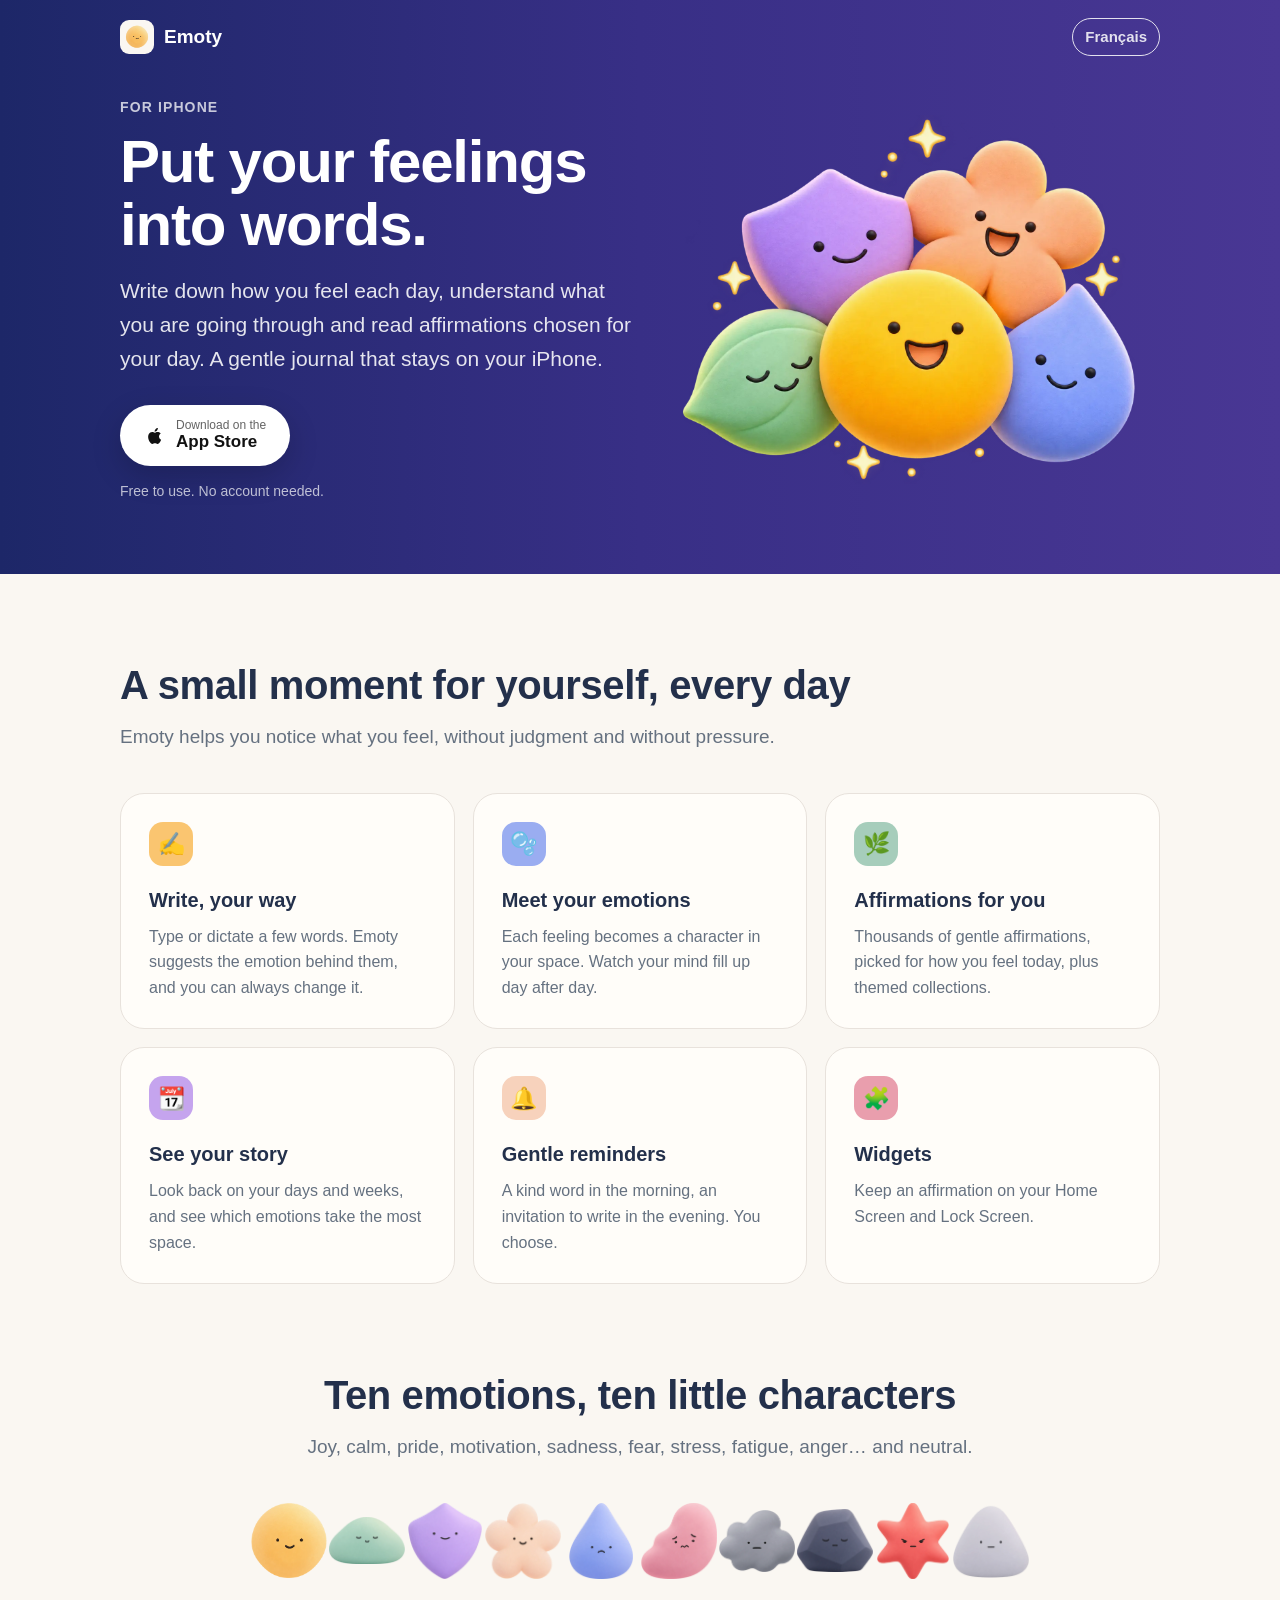
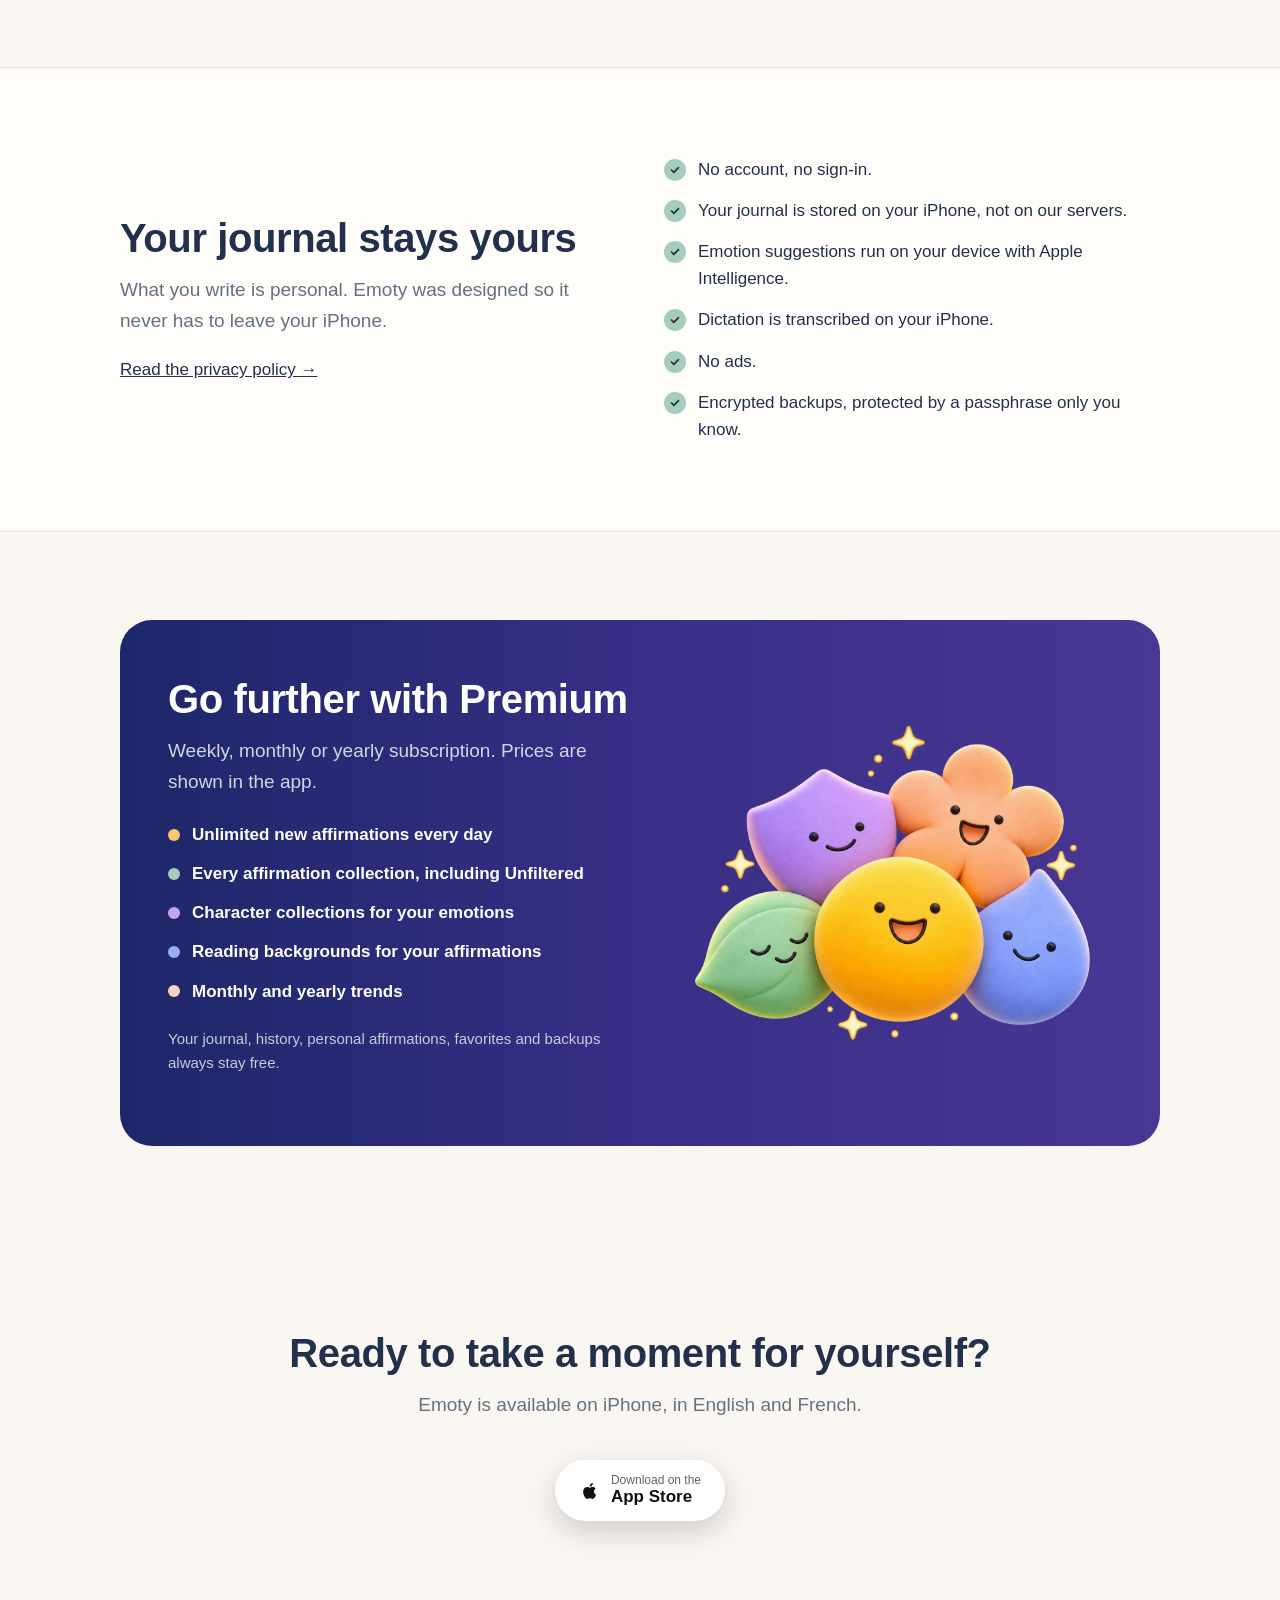
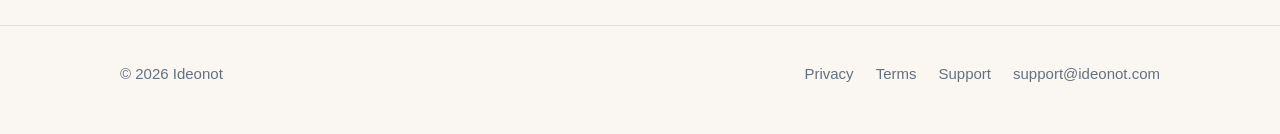
<file: index.html>
<!doctype html>
<html lang="en">
<head>
<meta charset="utf-8">
<meta name="viewport" content="width=device-width, initial-scale=1, viewport-fit=cover">
<title>Emoty — Feelings &amp; Affirmations</title>
<meta name="description" content="Write how you feel each day, understand your emotions and read affirmations made for your day. A private journal that stays on your iPhone.">
<link rel="canonical" href="https://emoty.ideonot.com/">
<link rel="alternate" hreflang="en" href="https://emoty.ideonot.com/">
<link rel="alternate" hreflang="fr" href="https://emoty.ideonot.com/fr/">
<link rel="alternate" hreflang="x-default" href="https://emoty.ideonot.com/">
<meta name="theme-color" content="#1D2768">
<meta name="apple-itunes-app" content="app-id=6832748067">
<meta property="og:type" content="website">
<meta property="og:title" content="Emoty — Feelings &amp; Affirmations">
<meta property="og:description" content="Write how you feel each day, understand your emotions and read affirmations made for your day. A private journal that stays on your iPhone.">
<meta property="og:url" content="https://emoty.ideonot.com/">
<meta property="og:image" content="https://emoty.ideonot.com/assets/characters-hero.webp">
<link rel="icon" href="/assets/favicon.png">
<link rel="apple-touch-icon" href="/assets/apple-touch-icon.png">
<link rel="stylesheet" href="/assets/style.css">
<script>try{var l=localStorage.getItem('lang');if(l!=='en'&&(l==='fr'||/^fr\b/i.test(navigator.language||''))){location.replace('/fr/'+location.search+location.hash)}}catch(e){}</script>
</head>
<body>
<div class="hero">
<header class="top">
  <a class="brand" href="/"><img src="/assets/icon.png" alt="" width="34" height="34">Emoty</a>
  <a class="lang" href="/fr/" hreflang="fr" lang="fr" onclick="try{localStorage.setItem('lang','fr')}catch(e){}">Français</a>
</header>
  <div class="wrap hero-grid">
    <div class="hero-text">
      <p class="eyebrow">For iPhone</p>
      <h1>Put your feelings into words.</h1>
      <p class="lead">Write down how you feel each day, understand what you are going through and read affirmations chosen for your day. A gentle journal that stays on your iPhone.</p>
      <a class="store" href="https://apps.apple.com/app/id6832748067"><svg viewBox="0 0 24 24" aria-hidden="true" fill="currentColor"><path d="M16.37 12.6c-.02-2.2 1.8-3.26 1.88-3.31-1.03-1.5-2.62-1.7-3.18-1.73-1.35-.14-2.64.8-3.33.8-.69 0-1.74-.78-2.87-.76-1.47.02-2.83.86-3.59 2.18-1.53 2.66-.39 6.6 1.1 8.76.73 1.06 1.6 2.24 2.73 2.2 1.1-.04 1.51-.71 2.84-.71 1.32 0 1.7.71 2.86.69 1.18-.02 1.93-1.07 2.65-2.13.84-1.22 1.18-2.41 1.2-2.47-.03-.01-2.3-.88-2.33-3.5zM14.2 6.13c.6-.73 1.01-1.75.9-2.76-.87.04-1.92.58-2.54 1.31-.56.64-1.05 1.68-.92 2.67.97.07 1.96-.49 2.56-1.22z"/></svg><span><small>Download on the</small>App Store</span></a>
      <p class="note">Free to use. No account needed.</p>
    </div>
    <div class="hero-img"><img src="/assets/characters-hero.webp" alt="" width="1448" height="1086"></div>
  </div>
</div>
<main>
<section>
  <div class="wrap">
    <h2>A small moment for yourself, every day</h2>
    <p class="sub">Emoty helps you notice what you feel, without judgment and without pressure.</p>
    <div class="cards">
      <div class="card"><div class="dot" style="background:var(--joy)" aria-hidden="true">✍️</div><h3>Write, your way</h3><p>Type or dictate a few words. Emoty suggests the emotion behind them, and you can always change it.</p></div>
      <div class="card"><div class="dot" style="background:var(--sadness)" aria-hidden="true">🫧</div><h3>Meet your emotions</h3><p>Each feeling becomes a character in your space. Watch your mind fill up day after day.</p></div>
      <div class="card"><div class="dot" style="background:var(--calm)" aria-hidden="true">🌿</div><h3>Affirmations for you</h3><p>Thousands of gentle affirmations, picked for how you feel today, plus themed collections.</p></div>
      <div class="card"><div class="dot" style="background:var(--pride)" aria-hidden="true">📆</div><h3>See your story</h3><p>Look back on your days and weeks, and see which emotions take the most space.</p></div>
      <div class="card"><div class="dot" style="background:var(--motivation)" aria-hidden="true">🔔</div><h3>Gentle reminders</h3><p>A kind word in the morning, an invitation to write in the evening. You choose.</p></div>
      <div class="card"><div class="dot" style="background:var(--fear)" aria-hidden="true">🧩</div><h3>Widgets</h3><p>Keep an affirmation on your Home Screen and Lock Screen.</p></div>
    </div>
  </div>
</section>
<section class="center" style="padding-top:0">
  <div class="wrap">
    <h2>Ten emotions, ten little characters</h2>
    <p class="sub">Joy, calm, pride, motivation, sadness, fear, stress, fatigue, anger… and neutral.</p>
    <div class="crowd">
      <img src="/assets/characters/joy.webp" alt="" width="76" height="76" loading="lazy">
      <img src="/assets/characters/calm.webp" alt="" width="76" height="76" loading="lazy">
      <img src="/assets/characters/pride.webp" alt="" width="76" height="76" loading="lazy">
      <img src="/assets/characters/motivation.webp" alt="" width="76" height="76" loading="lazy">
      <img src="/assets/characters/sadness.webp" alt="" width="76" height="76" loading="lazy">
      <img src="/assets/characters/fear.webp" alt="" width="76" height="76" loading="lazy">
      <img src="/assets/characters/stress.webp" alt="" width="76" height="76" loading="lazy">
      <img src="/assets/characters/fatigue.webp" alt="" width="76" height="76" loading="lazy">
      <img src="/assets/characters/anger.webp" alt="" width="76" height="76" loading="lazy">
      <img src="/assets/characters/neutral.webp" alt="" width="76" height="76" loading="lazy">
    </div>
  </div>
</section>
<section class="privacy">
  <div class="wrap split">
    <div>
      <h2>Your journal stays yours</h2>
      <p class="sub" style="margin-bottom:20px">What you write is personal. Emoty was designed so it never has to leave your iPhone.</p>
      <a href="/privacy">Read the privacy policy →</a>
    </div>
    <ul class="checks">
      <li>No account, no sign-in.</li>
      <li>Your journal is stored on your iPhone, not on our servers.</li>
      <li>Emotion suggestions run on your device with Apple Intelligence.</li>
      <li>Dictation is transcribed on your iPhone.</li>
      <li>No ads.</li>
      <li>Encrypted backups, protected by a passphrase only you know.</li>
    </ul>
  </div>
</section>
<section>
  <div class="wrap">
    <div class="premium">
      <div>
        <h2>Go further with Premium</h2>
        <p class="sub">Weekly, monthly or yearly subscription. Prices are shown in the app.</p>
        <ul>
          <li><i style="background:var(--joy)"></i>Unlimited new affirmations every day</li>
          <li><i style="background:var(--calm)"></i>Every affirmation collection, including Unfiltered</li>
          <li><i style="background:var(--pride)"></i>Character collections for your emotions</li>
          <li><i style="background:var(--sadness)"></i>Reading backgrounds for your affirmations</li>
          <li><i style="background:var(--motivation)"></i>Monthly and yearly trends</li>
        </ul>
        <p class="free">Your journal, history, personal affirmations, favorites and backups always stay free.</p>
      </div>
      <img src="/assets/characters-hero.webp" alt="" width="1448" height="1086" loading="lazy">
    </div>
  </div>
</section>
<section class="cta center">
  <div class="wrap">
    <h2>Ready to take a moment for yourself?</h2>
    <p class="sub">Emoty is available on iPhone, in English and French.</p>
    <a class="store" href="https://apps.apple.com/app/id6832748067"><svg viewBox="0 0 24 24" aria-hidden="true" fill="currentColor"><path d="M16.37 12.6c-.02-2.2 1.8-3.26 1.88-3.31-1.03-1.5-2.62-1.7-3.18-1.73-1.35-.14-2.64.8-3.33.8-.69 0-1.74-.78-2.87-.76-1.47.02-2.83.86-3.59 2.18-1.53 2.66-.39 6.6 1.1 8.76.73 1.06 1.6 2.24 2.73 2.2 1.1-.04 1.51-.71 2.84-.71 1.32 0 1.7.71 2.86.69 1.18-.02 1.93-1.07 2.65-2.13.84-1.22 1.18-2.41 1.2-2.47-.03-.01-2.3-.88-2.33-3.5zM14.2 6.13c.6-.73 1.01-1.75.9-2.76-.87.04-1.92.58-2.54 1.31-.56.64-1.05 1.68-.92 2.67.97.07 1.96-.49 2.56-1.22z"/></svg><span><small>Download on the</small>App Store</span></a>
  </div>
</section>
</main>
<footer>
  <div class="wrap foot">
    <span>© 2026 Ideonot</span>
    <nav>
      <a href="/privacy">Privacy</a>
      <a href="/terms">Terms</a>
      <a href="/support">Support</a>
      <a href="mailto:support@ideonot.com">support@ideonot.com</a>
    </nav>
  </div>
</footer>
</body>
</html>
</file>
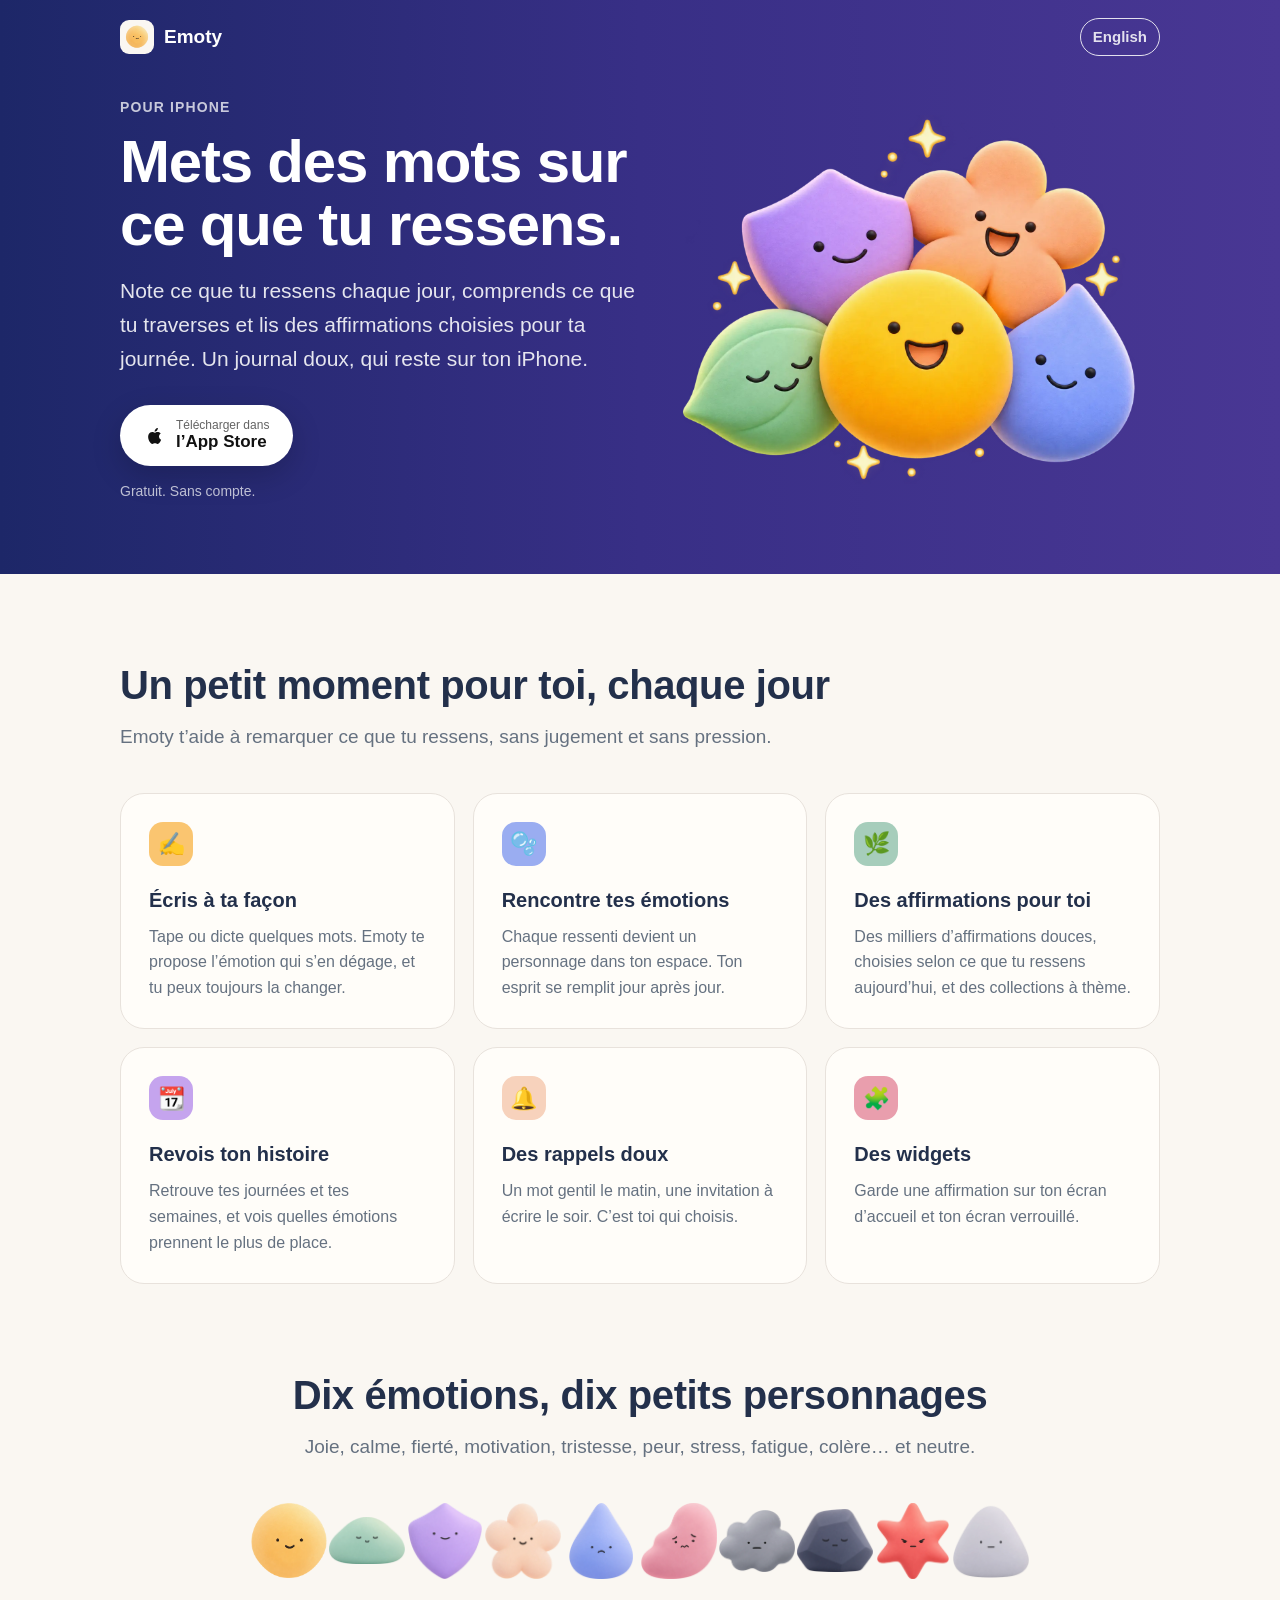
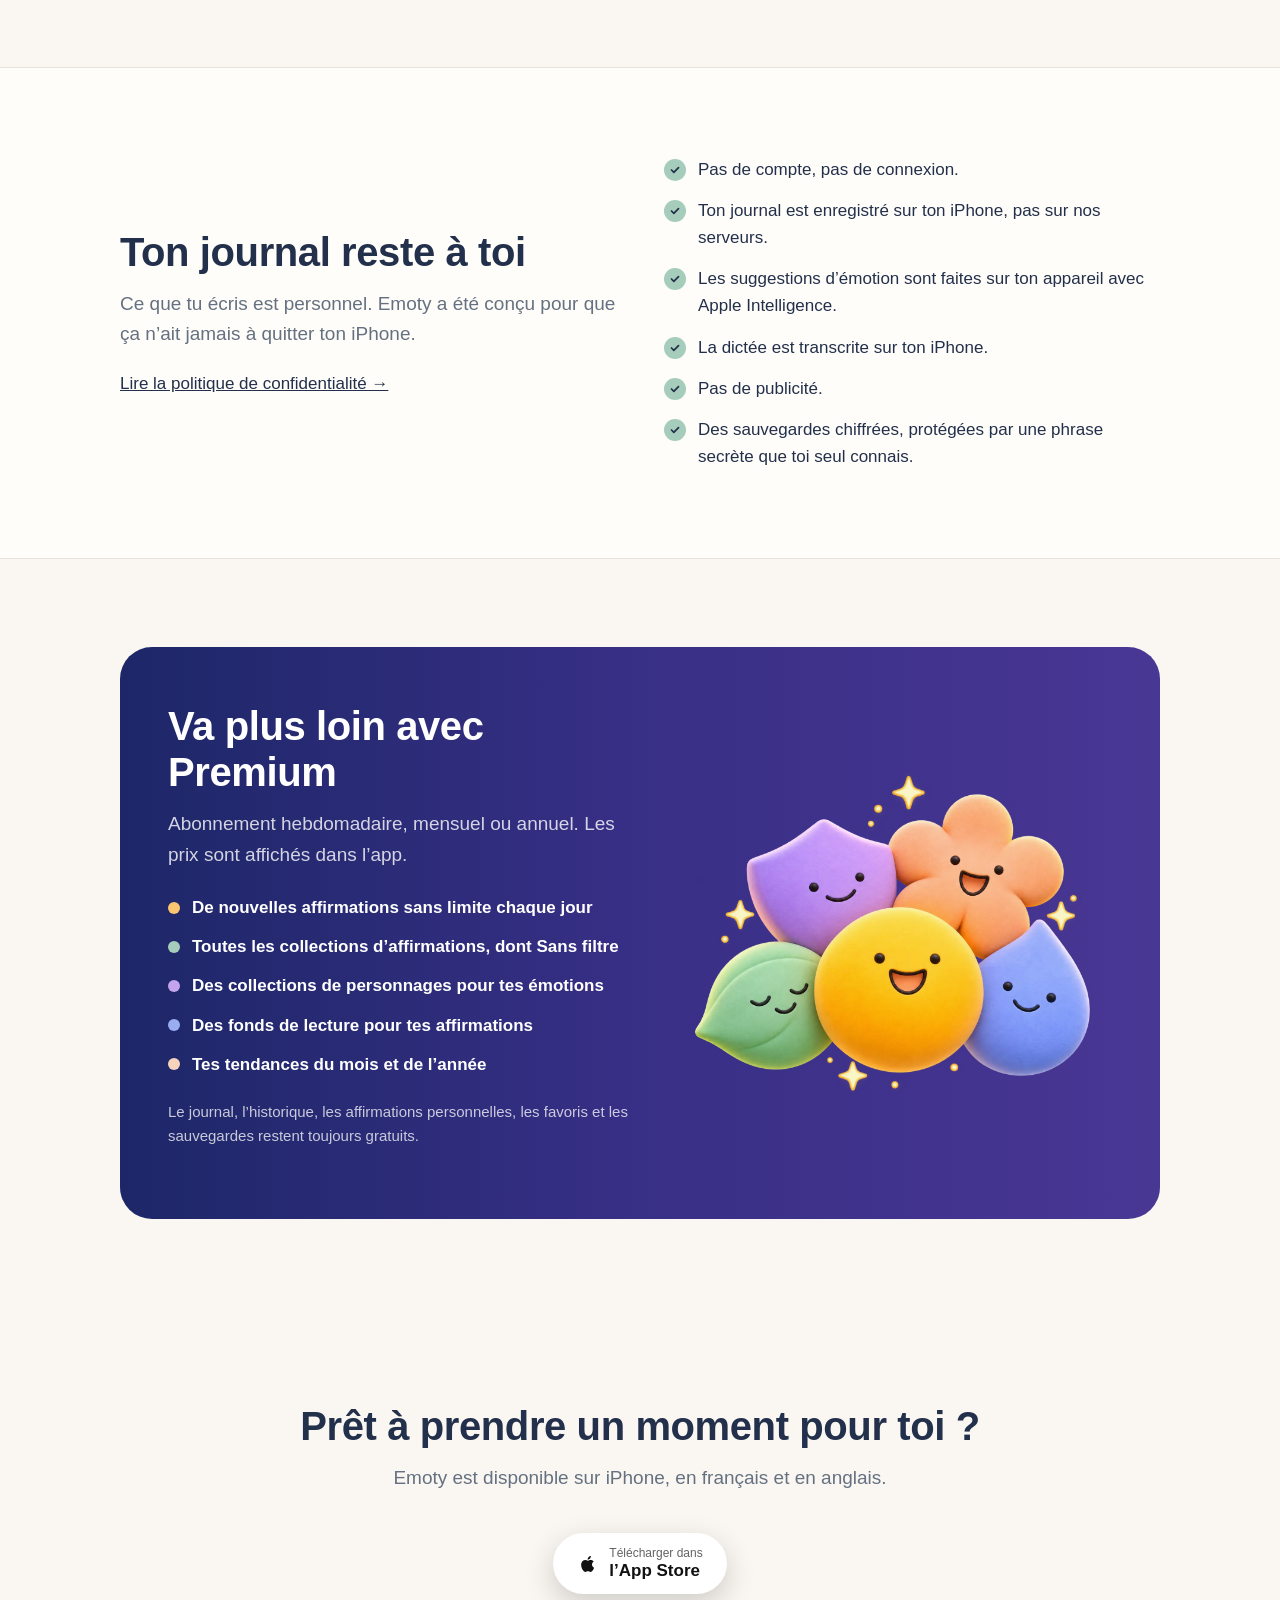
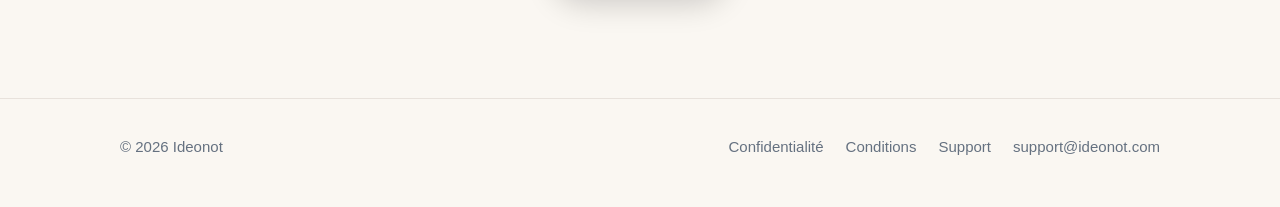
<file: fr/index.html>
<!doctype html>
<html lang="fr">
<head>
<meta charset="utf-8">
<meta name="viewport" content="width=device-width, initial-scale=1, viewport-fit=cover">
<title>Emoty — Ressentis et affirmations</title>
<meta name="description" content="Écris ce que tu ressens chaque jour, comprends tes émotions et lis des affirmations choisies pour ta journée. Un journal privé qui reste sur ton iPhone.">
<link rel="canonical" href="https://emoty.ideonot.com/fr/">
<link rel="alternate" hreflang="fr" href="https://emoty.ideonot.com/fr/">
<link rel="alternate" hreflang="en" href="https://emoty.ideonot.com/">
<link rel="alternate" hreflang="x-default" href="https://emoty.ideonot.com/">
<meta name="theme-color" content="#1D2768">
<meta name="apple-itunes-app" content="app-id=6832748067">
<meta property="og:type" content="website">
<meta property="og:title" content="Emoty — Ressentis et affirmations">
<meta property="og:description" content="Écris ce que tu ressens chaque jour, comprends tes émotions et lis des affirmations choisies pour ta journée. Un journal privé qui reste sur ton iPhone.">
<meta property="og:url" content="https://emoty.ideonot.com/fr/">
<meta property="og:image" content="https://emoty.ideonot.com/assets/characters-hero.webp">
<link rel="icon" href="/assets/favicon.png">
<link rel="apple-touch-icon" href="/assets/apple-touch-icon.png">
<link rel="stylesheet" href="/assets/style.css">
</head>
<body>
<div class="hero">
<header class="top">
  <a class="brand" href="/fr/"><img src="/assets/icon.png" alt="" width="34" height="34">Emoty</a>
  <a class="lang" href="/" hreflang="en" lang="en" onclick="try{localStorage.setItem('lang','en')}catch(e){}">English</a>
</header>
  <div class="wrap hero-grid">
    <div class="hero-text">
      <p class="eyebrow">Pour iPhone</p>
      <h1>Mets des mots sur ce que tu ressens.</h1>
      <p class="lead">Note ce que tu ressens chaque jour, comprends ce que tu traverses et lis des affirmations choisies pour ta journée. Un journal doux, qui reste sur ton iPhone.</p>
      <a class="store" href="https://apps.apple.com/app/id6832748067"><svg viewBox="0 0 24 24" aria-hidden="true" fill="currentColor"><path d="M16.37 12.6c-.02-2.2 1.8-3.26 1.88-3.31-1.03-1.5-2.62-1.7-3.18-1.73-1.35-.14-2.64.8-3.33.8-.69 0-1.74-.78-2.87-.76-1.47.02-2.83.86-3.59 2.18-1.53 2.66-.39 6.6 1.1 8.76.73 1.06 1.6 2.24 2.73 2.2 1.1-.04 1.51-.71 2.84-.71 1.32 0 1.7.71 2.86.69 1.18-.02 1.93-1.07 2.65-2.13.84-1.22 1.18-2.41 1.2-2.47-.03-.01-2.3-.88-2.33-3.5zM14.2 6.13c.6-.73 1.01-1.75.9-2.76-.87.04-1.92.58-2.54 1.31-.56.64-1.05 1.68-.92 2.67.97.07 1.96-.49 2.56-1.22z"/></svg><span><small>Télécharger dans</small>l’App Store</span></a>
      <p class="note">Gratuit. Sans compte.</p>
    </div>
    <div class="hero-img"><img src="/assets/characters-hero.webp" alt="" width="1448" height="1086"></div>
  </div>
</div>
<main>
<section>
  <div class="wrap">
    <h2>Un petit moment pour toi, chaque jour</h2>
    <p class="sub">Emoty t’aide à remarquer ce que tu ressens, sans jugement et sans pression.</p>
    <div class="cards">
      <div class="card"><div class="dot" style="background:var(--joy)" aria-hidden="true">✍️</div><h3>Écris à ta façon</h3><p>Tape ou dicte quelques mots. Emoty te propose l’émotion qui s’en dégage, et tu peux toujours la changer.</p></div>
      <div class="card"><div class="dot" style="background:var(--sadness)" aria-hidden="true">🫧</div><h3>Rencontre tes émotions</h3><p>Chaque ressenti devient un personnage dans ton espace. Ton esprit se remplit jour après jour.</p></div>
      <div class="card"><div class="dot" style="background:var(--calm)" aria-hidden="true">🌿</div><h3>Des affirmations pour toi</h3><p>Des milliers d’affirmations douces, choisies selon ce que tu ressens aujourd’hui, et des collections à thème.</p></div>
      <div class="card"><div class="dot" style="background:var(--pride)" aria-hidden="true">📆</div><h3>Revois ton histoire</h3><p>Retrouve tes journées et tes semaines, et vois quelles émotions prennent le plus de place.</p></div>
      <div class="card"><div class="dot" style="background:var(--motivation)" aria-hidden="true">🔔</div><h3>Des rappels doux</h3><p>Un mot gentil le matin, une invitation à écrire le soir. C’est toi qui choisis.</p></div>
      <div class="card"><div class="dot" style="background:var(--fear)" aria-hidden="true">🧩</div><h3>Des widgets</h3><p>Garde une affirmation sur ton écran d’accueil et ton écran verrouillé.</p></div>
    </div>
  </div>
</section>
<section class="center" style="padding-top:0">
  <div class="wrap">
    <h2>Dix émotions, dix petits personnages</h2>
    <p class="sub">Joie, calme, fierté, motivation, tristesse, peur, stress, fatigue, colère… et neutre.</p>
    <div class="crowd">
      <img src="/assets/characters/joy.webp" alt="" width="76" height="76" loading="lazy">
      <img src="/assets/characters/calm.webp" alt="" width="76" height="76" loading="lazy">
      <img src="/assets/characters/pride.webp" alt="" width="76" height="76" loading="lazy">
      <img src="/assets/characters/motivation.webp" alt="" width="76" height="76" loading="lazy">
      <img src="/assets/characters/sadness.webp" alt="" width="76" height="76" loading="lazy">
      <img src="/assets/characters/fear.webp" alt="" width="76" height="76" loading="lazy">
      <img src="/assets/characters/stress.webp" alt="" width="76" height="76" loading="lazy">
      <img src="/assets/characters/fatigue.webp" alt="" width="76" height="76" loading="lazy">
      <img src="/assets/characters/anger.webp" alt="" width="76" height="76" loading="lazy">
      <img src="/assets/characters/neutral.webp" alt="" width="76" height="76" loading="lazy">
    </div>
  </div>
</section>
<section class="privacy">
  <div class="wrap split">
    <div>
      <h2>Ton journal reste à toi</h2>
      <p class="sub" style="margin-bottom:20px">Ce que tu écris est personnel. Emoty a été conçu pour que ça n’ait jamais à quitter ton iPhone.</p>
      <a href="/fr/privacy">Lire la politique de confidentialité →</a>
    </div>
    <ul class="checks">
      <li>Pas de compte, pas de connexion.</li>
      <li>Ton journal est enregistré sur ton iPhone, pas sur nos serveurs.</li>
      <li>Les suggestions d’émotion sont faites sur ton appareil avec Apple Intelligence.</li>
      <li>La dictée est transcrite sur ton iPhone.</li>
      <li>Pas de publicité.</li>
      <li>Des sauvegardes chiffrées, protégées par une phrase secrète que toi seul connais.</li>
    </ul>
  </div>
</section>
<section>
  <div class="wrap">
    <div class="premium">
      <div>
        <h2>Va plus loin avec Premium</h2>
        <p class="sub">Abonnement hebdomadaire, mensuel ou annuel. Les prix sont affichés dans l’app.</p>
        <ul>
          <li><i style="background:var(--joy)"></i>De nouvelles affirmations sans limite chaque jour</li>
          <li><i style="background:var(--calm)"></i>Toutes les collections d’affirmations, dont Sans filtre</li>
          <li><i style="background:var(--pride)"></i>Des collections de personnages pour tes émotions</li>
          <li><i style="background:var(--sadness)"></i>Des fonds de lecture pour tes affirmations</li>
          <li><i style="background:var(--motivation)"></i>Tes tendances du mois et de l’année</li>
        </ul>
        <p class="free">Le journal, l’historique, les affirmations personnelles, les favoris et les sauvegardes restent toujours gratuits.</p>
      </div>
      <img src="/assets/characters-hero.webp" alt="" width="1448" height="1086" loading="lazy">
    </div>
  </div>
</section>
<section class="cta center">
  <div class="wrap">
    <h2>Prêt à prendre un moment pour toi ?</h2>
    <p class="sub">Emoty est disponible sur iPhone, en français et en anglais.</p>
    <a class="store" href="https://apps.apple.com/app/id6832748067"><svg viewBox="0 0 24 24" aria-hidden="true" fill="currentColor"><path d="M16.37 12.6c-.02-2.2 1.8-3.26 1.88-3.31-1.03-1.5-2.62-1.7-3.18-1.73-1.35-.14-2.64.8-3.33.8-.69 0-1.74-.78-2.87-.76-1.47.02-2.83.86-3.59 2.18-1.53 2.66-.39 6.6 1.1 8.76.73 1.06 1.6 2.24 2.73 2.2 1.1-.04 1.51-.71 2.84-.71 1.32 0 1.7.71 2.86.69 1.18-.02 1.93-1.07 2.65-2.13.84-1.22 1.18-2.41 1.2-2.47-.03-.01-2.3-.88-2.33-3.5zM14.2 6.13c.6-.73 1.01-1.75.9-2.76-.87.04-1.92.58-2.54 1.31-.56.64-1.05 1.68-.92 2.67.97.07 1.96-.49 2.56-1.22z"/></svg><span><small>Télécharger dans</small>l’App Store</span></a>
  </div>
</section>
</main>
<footer>
  <div class="wrap foot">
    <span>© 2026 Ideonot</span>
    <nav>
      <a href="/fr/privacy">Confidentialité</a>
      <a href="/fr/terms">Conditions</a>
      <a href="/fr/support">Support</a>
      <a href="mailto:support@ideonot.com">support@ideonot.com</a>
    </nav>
  </div>
</footer>
</body>
</html>
</file>
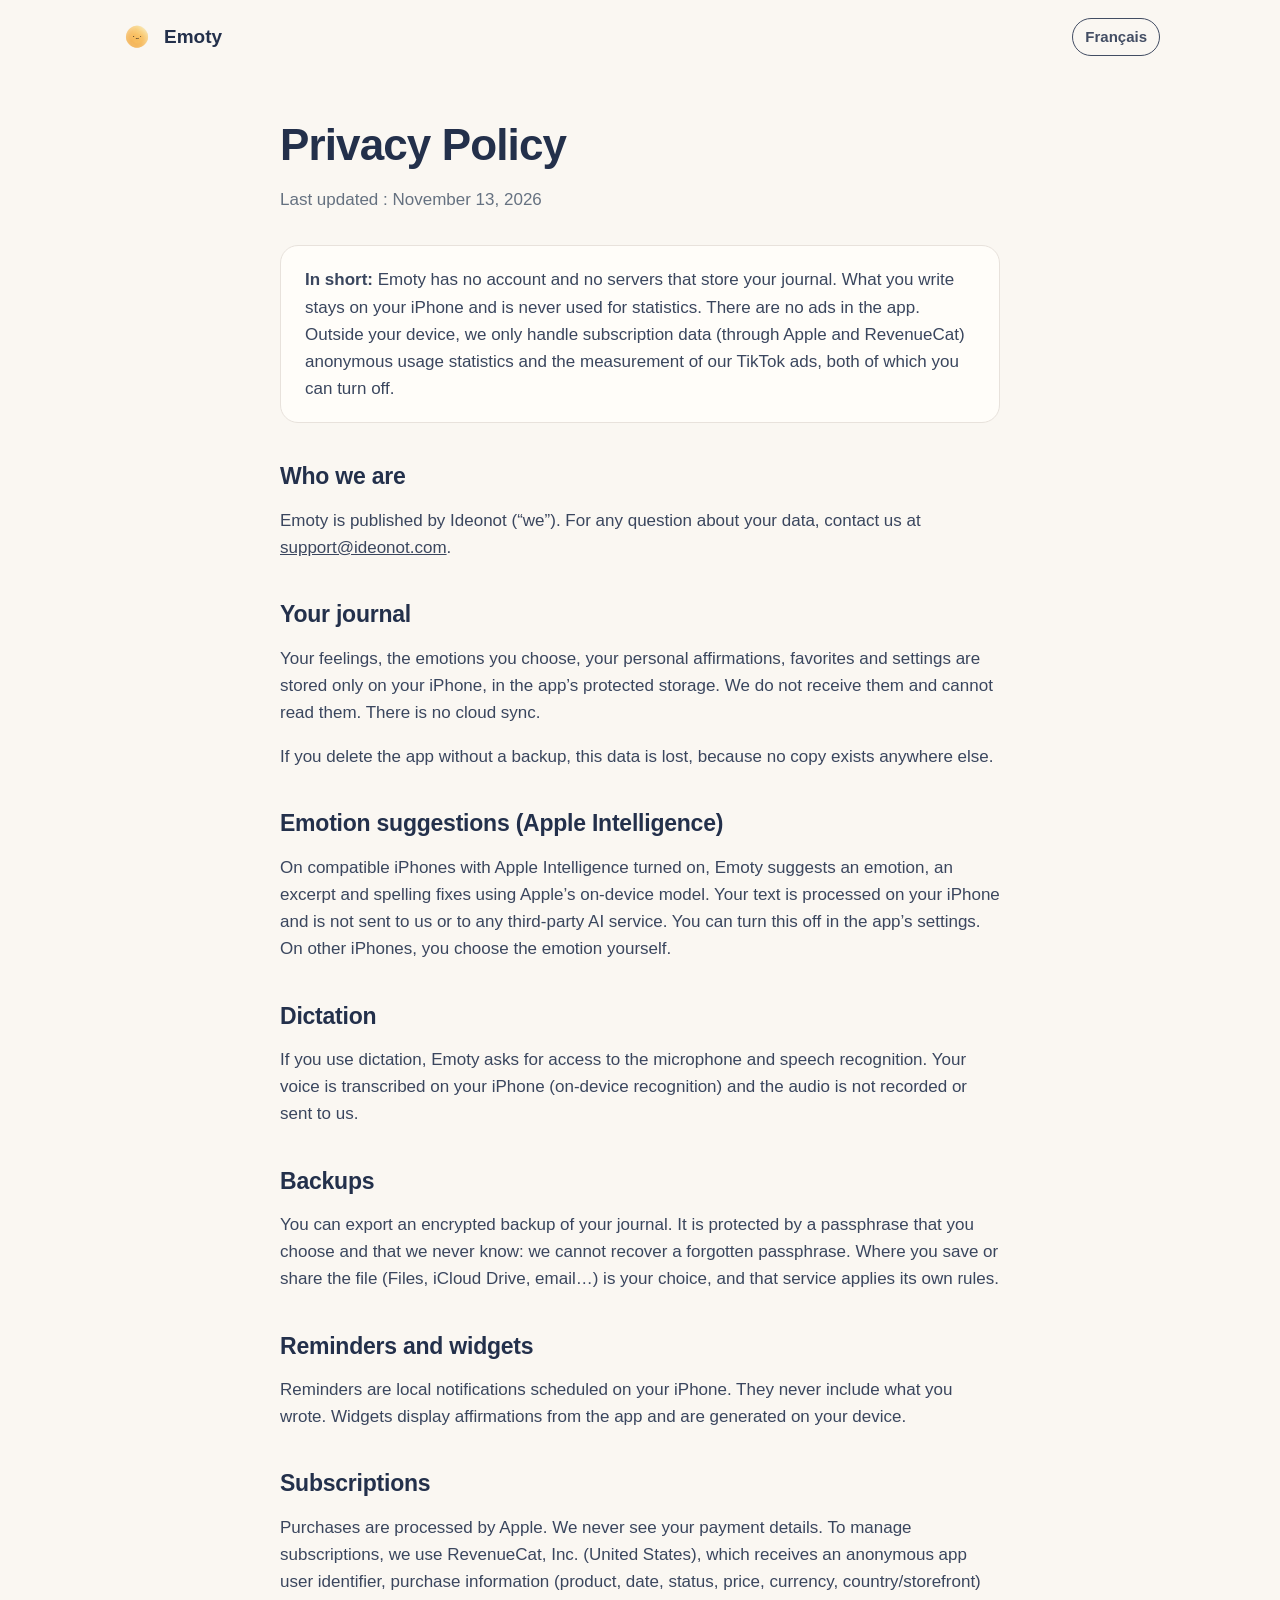
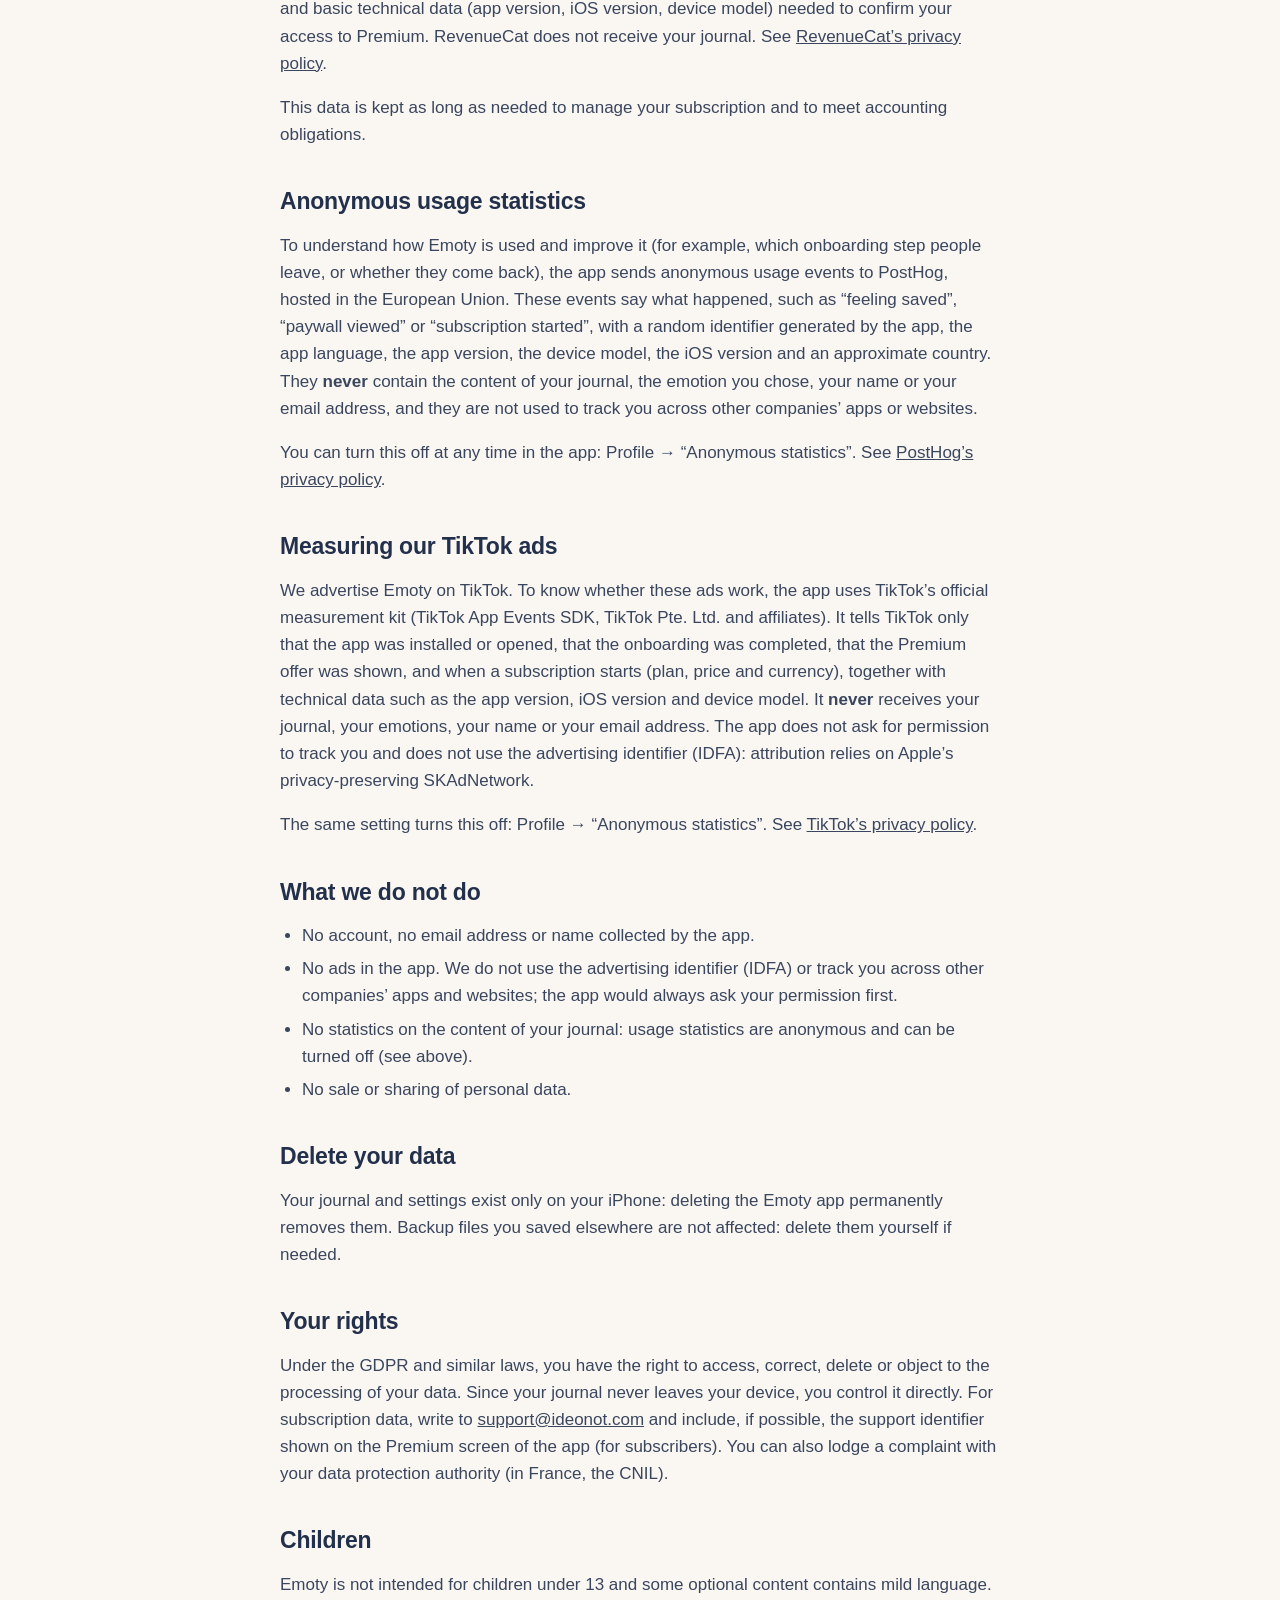
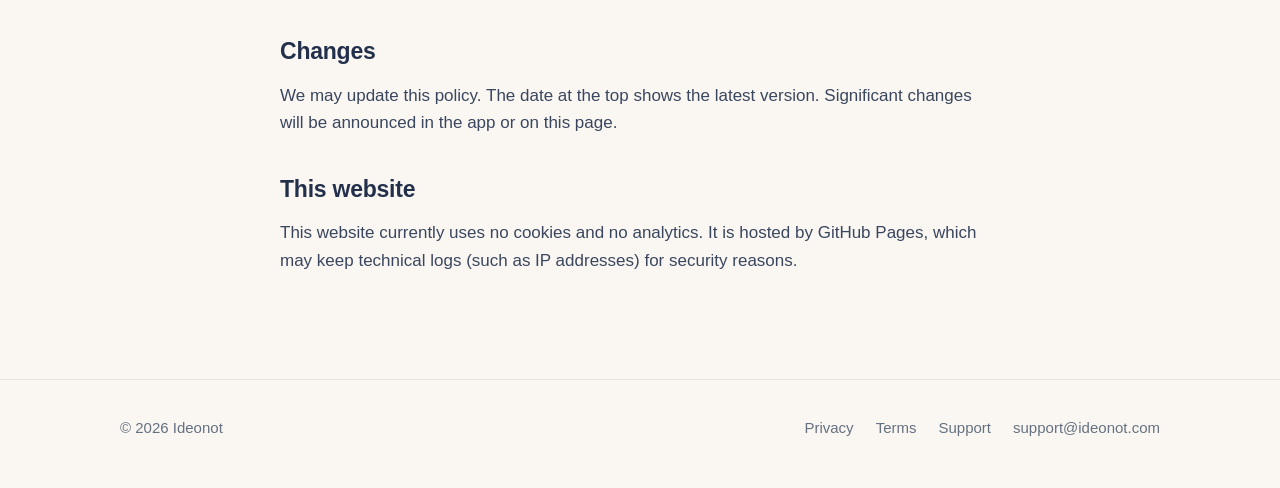
<file: privacy.html>
<!doctype html>
<html lang="en">
<head>
<meta charset="utf-8">
<meta name="viewport" content="width=device-width, initial-scale=1, viewport-fit=cover">
<title>Privacy Policy — Emoty</title>
<meta name="description" content="How Emoty handles your data: your journal stays on your iPhone.">
<link rel="canonical" href="https://emoty.ideonot.com/privacy">
<link rel="alternate" hreflang="en" href="https://emoty.ideonot.com/privacy">
<link rel="alternate" hreflang="fr" href="https://emoty.ideonot.com/fr/privacy">
<link rel="alternate" hreflang="x-default" href="https://emoty.ideonot.com/privacy">
<meta name="theme-color" content="#1D2768">
<meta name="apple-itunes-app" content="app-id=6832748067">
<meta property="og:type" content="website">
<meta property="og:title" content="Privacy Policy — Emoty">
<meta property="og:description" content="How Emoty handles your data: your journal stays on your iPhone.">
<meta property="og:url" content="https://emoty.ideonot.com/privacy">
<meta property="og:image" content="https://emoty.ideonot.com/assets/characters-hero.webp">
<link rel="icon" href="/assets/favicon.png">
<link rel="apple-touch-icon" href="/assets/apple-touch-icon.png">
<link rel="stylesheet" href="/assets/style.css">
<script>try{var l=localStorage.getItem('lang');if(l!=='en'&&(l==='fr'||/^fr\b/i.test(navigator.language||''))){location.replace('/fr/privacy'+location.search+location.hash)}}catch(e){}</script>
</head>
<body>
<header class="top light">
  <a class="brand" href="/"><img src="/assets/icon.png" alt="" width="34" height="34">Emoty</a>
  <a class="lang" href="/fr/privacy" hreflang="fr" lang="fr" onclick="try{localStorage.setItem('lang','fr')}catch(e){}">Français</a>
</header>
<main class="wrap doc">
<h1>Privacy Policy</h1>
<p class="updated">Last updated : November 13, 2026</p>
<div class="box"><p><strong>In short:</strong> Emoty has no account and no servers that store your journal. What you write stays on your iPhone and is never used for statistics. There are no ads in the app. Outside your device, we only handle subscription data (through Apple and RevenueCat) anonymous usage statistics and the measurement of our TikTok ads, both of which you can turn off.</p></div>

<h2>Who we are</h2>
<p>Emoty is published by Ideonot (“we”). For any question about your data, contact us at <a href="mailto:support@ideonot.com">support@ideonot.com</a>.</p>

<h2>Your journal</h2>
<p>Your feelings, the emotions you choose, your personal affirmations, favorites and settings are stored only on your iPhone, in the app’s protected storage. We do not receive them and cannot read them. There is no cloud sync.</p>
<p>If you delete the app without a backup, this data is lost, because no copy exists anywhere else.</p>

<h2>Emotion suggestions (Apple Intelligence)</h2>
<p>On compatible iPhones with Apple Intelligence turned on, Emoty suggests an emotion, an excerpt and spelling fixes using Apple’s on-device model. Your text is processed on your iPhone and is not sent to us or to any third-party AI service. You can turn this off in the app’s settings. On other iPhones, you choose the emotion yourself.</p>

<h2>Dictation</h2>
<p>If you use dictation, Emoty asks for access to the microphone and speech recognition. Your voice is transcribed on your iPhone (on-device recognition) and the audio is not recorded or sent to us.</p>

<h2>Backups</h2>
<p>You can export an encrypted backup of your journal. It is protected by a passphrase that you choose and that we never know: we cannot recover a forgotten passphrase. Where you save or share the file (Files, iCloud Drive, email…) is your choice, and that service applies its own rules.</p>

<h2>Reminders and widgets</h2>
<p>Reminders are local notifications scheduled on your iPhone. They never include what you wrote. Widgets display affirmations from the app and are generated on your device.</p>

<h2>Subscriptions</h2>
<p>Purchases are processed by Apple. We never see your payment details. To manage subscriptions, we use RevenueCat, Inc. (United States), which receives an anonymous app user identifier, purchase information (product, date, status, price, currency, country/storefront) and basic technical data (app version, iOS version, device model) needed to confirm your access to Premium. RevenueCat does not receive your journal. See <a href="https://www.revenuecat.com/privacy">RevenueCat’s privacy policy</a>.</p>
<p>This data is kept as long as needed to manage your subscription and to meet accounting obligations.</p>

<h2>Anonymous usage statistics</h2>
<p>To understand how Emoty is used and improve it (for example, which onboarding step people leave, or whether they come back), the app sends anonymous usage events to PostHog, hosted in the European Union. These events say what happened, such as “feeling saved”, “paywall viewed” or “subscription started”, with a random identifier generated by the app, the app language, the app version, the device model, the iOS version and an approximate country. They <strong>never</strong> contain the content of your journal, the emotion you chose, your name or your email address, and they are not used to track you across other companies’ apps or websites.</p>
<p>You can turn this off at any time in the app: Profile → “Anonymous statistics”. See <a href="https://posthog.com/privacy">PostHog’s privacy policy</a>.</p>

<h2>Measuring our TikTok ads</h2>
<p>We advertise Emoty on TikTok. To know whether these ads work, the app uses TikTok’s official measurement kit (TikTok App Events SDK, TikTok Pte. Ltd. and affiliates). It tells TikTok only that the app was installed or opened, that the onboarding was completed, that the Premium offer was shown, and when a subscription starts (plan, price and currency), together with technical data such as the app version, iOS version and device model. It <strong>never</strong> receives your journal, your emotions, your name or your email address. The app does not ask for permission to track you and does not use the advertising identifier (IDFA): attribution relies on Apple’s privacy-preserving SKAdNetwork.</p>
<p>The same setting turns this off: Profile → “Anonymous statistics”. See <a href="https://www.tiktok.com/legal/page/global/privacy-policy/en">TikTok’s privacy policy</a>.</p>

<h2>What we do not do</h2>
<ul>
  <li>No account, no email address or name collected by the app.</li>
  <li>No ads in the app. We do not use the advertising identifier (IDFA) or track you across other companies’ apps and websites; the app would always ask your permission first.</li>
  <li>No statistics on the content of your journal: usage statistics are anonymous and can be turned off (see above).</li>
  <li>No sale or sharing of personal data.</li>
</ul>

<h2>Delete your data</h2>
<p>Your journal and settings exist only on your iPhone: deleting the Emoty app permanently removes them. Backup files you saved elsewhere are not affected: delete them yourself if needed.</p>

<h2>Your rights</h2>
<p>Under the GDPR and similar laws, you have the right to access, correct, delete or object to the processing of your data. Since your journal never leaves your device, you control it directly. For subscription data, write to <a href="mailto:support@ideonot.com">support@ideonot.com</a> and include, if possible, the support identifier shown on the Premium screen of the app (for subscribers). You can also lodge a complaint with your data protection authority (in France, the CNIL).</p>

<h2>Children</h2>
<p>Emoty is not intended for children under 13 and some optional content contains mild language.</p>

<h2>Changes</h2>
<p>We may update this policy. The date at the top shows the latest version. Significant changes will be announced in the app or on this page.</p>

<h2>This website</h2>
<p>This website currently uses no cookies and no analytics. It is hosted by GitHub Pages, which may keep technical logs (such as IP addresses) for security reasons.</p>
</main>
<footer>
  <div class="wrap foot">
    <span>© 2026 Ideonot</span>
    <nav>
      <a href="/privacy">Privacy</a>
      <a href="/terms">Terms</a>
      <a href="/support">Support</a>
      <a href="mailto:support@ideonot.com">support@ideonot.com</a>
    </nav>
  </div>
</footer>
</body>
</html>
</file>
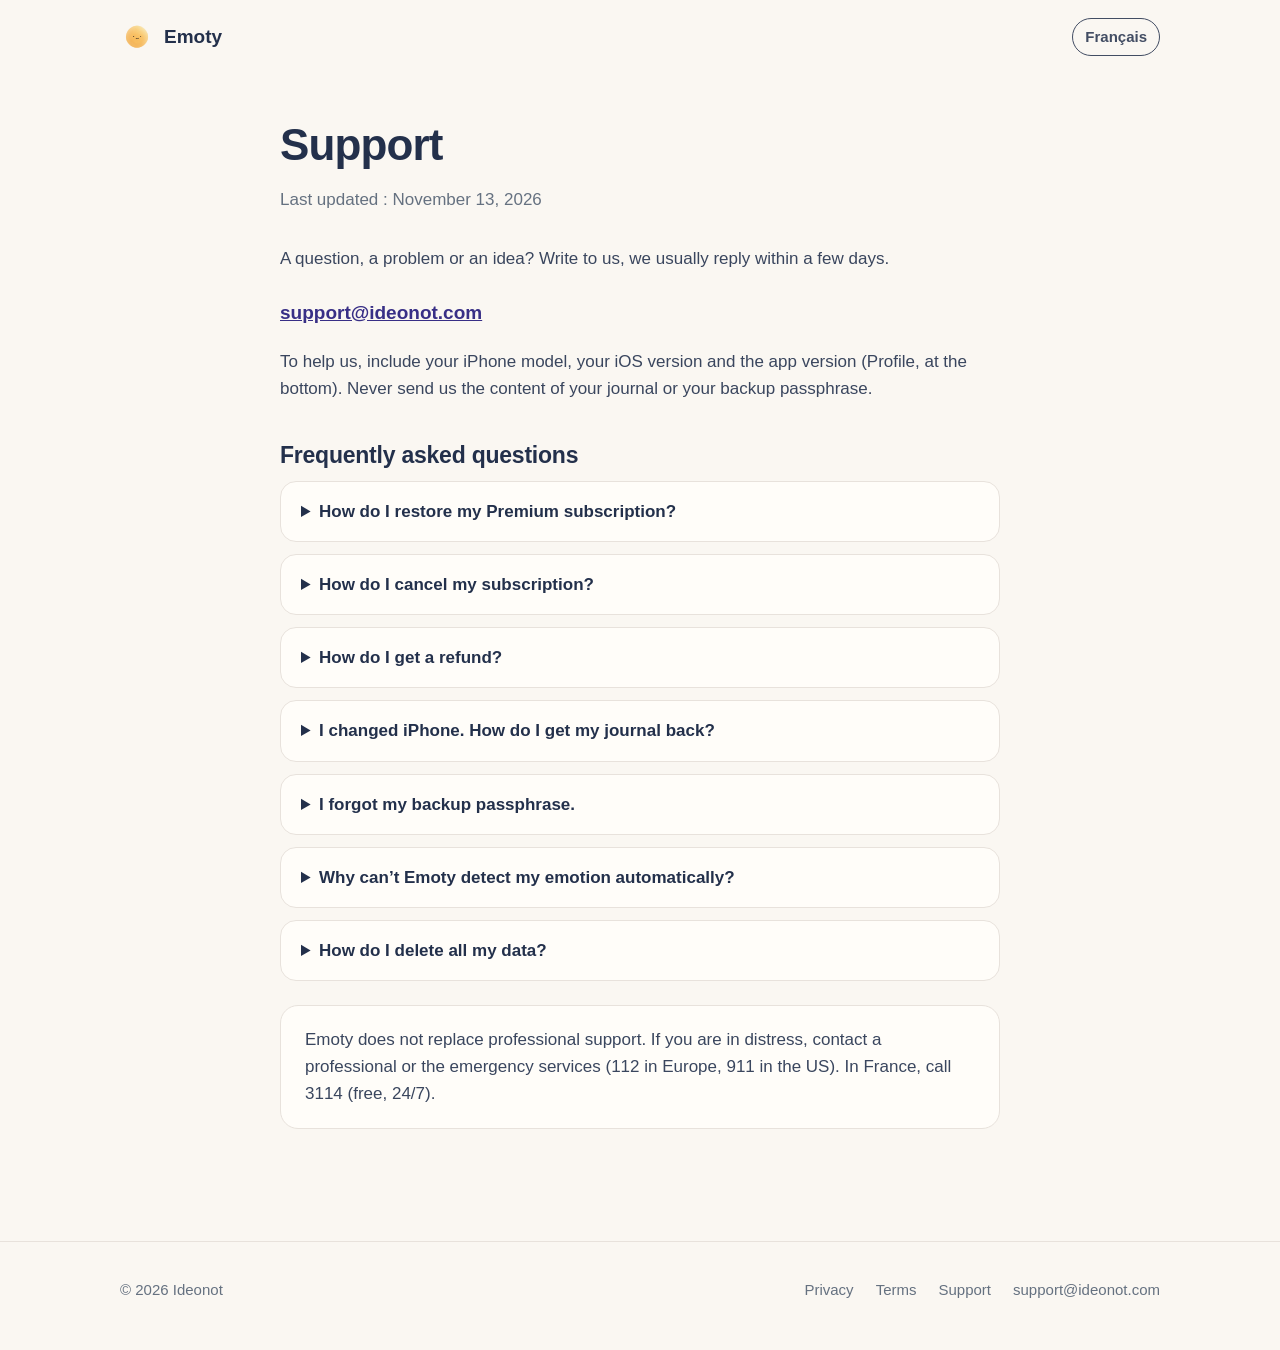
<file: support.html>
<!doctype html>
<html lang="en">
<head>
<meta charset="utf-8">
<meta name="viewport" content="width=device-width, initial-scale=1, viewport-fit=cover">
<title>Support — Emoty</title>
<meta name="description" content="Help and contact for Emoty.">
<link rel="canonical" href="https://emoty.ideonot.com/support">
<link rel="alternate" hreflang="en" href="https://emoty.ideonot.com/support">
<link rel="alternate" hreflang="fr" href="https://emoty.ideonot.com/fr/support">
<link rel="alternate" hreflang="x-default" href="https://emoty.ideonot.com/support">
<meta name="theme-color" content="#1D2768">
<meta name="apple-itunes-app" content="app-id=6832748067">
<meta property="og:type" content="website">
<meta property="og:title" content="Support — Emoty">
<meta property="og:description" content="Help and contact for Emoty.">
<meta property="og:url" content="https://emoty.ideonot.com/support">
<meta property="og:image" content="https://emoty.ideonot.com/assets/characters-hero.webp">
<link rel="icon" href="/assets/favicon.png">
<link rel="apple-touch-icon" href="/assets/apple-touch-icon.png">
<link rel="stylesheet" href="/assets/style.css">
<script>try{var l=localStorage.getItem('lang');if(l!=='en'&&(l==='fr'||/^fr\b/i.test(navigator.language||''))){location.replace('/fr/support'+location.search+location.hash)}}catch(e){}</script>
</head>
<body>
<header class="top light">
  <a class="brand" href="/"><img src="/assets/icon.png" alt="" width="34" height="34">Emoty</a>
  <a class="lang" href="/fr/support" hreflang="fr" lang="fr" onclick="try{localStorage.setItem('lang','fr')}catch(e){}">Français</a>
</header>
<main class="wrap doc">
<h1>Support</h1>
<p class="updated">Last updated : November 13, 2026</p>
<p>A question, a problem or an idea? Write to us, we usually reply within a few days.</p>
<a class="mail" href="mailto:support@ideonot.com">support@ideonot.com</a>
<p style="margin-top:20px">To help us, include your iPhone model, your iOS version and the app version (Profile, at the bottom). Never send us the content of your journal or your backup passphrase.</p>

<h2>Frequently asked questions</h2>
<details><summary>How do I restore my Premium subscription?</summary><p>In Emoty, open Profile → Subscription → “Restore purchases”, with the same Apple Account used for the purchase.</p></details>
<details><summary>How do I cancel my subscription?</summary><p>On your iPhone, open Settings → your name → Subscriptions → Emoty → Cancel subscription. You keep Premium until the end of the period already paid.</p></details>
<details><summary>How do I get a refund?</summary><p>Refunds are handled by Apple: go to <a href="https://reportaproblem.apple.com">reportaproblem.apple.com</a> and sign in with your Apple Account.</p></details>
<details><summary>I changed iPhone. How do I get my journal back?</summary><p>Your journal is stored only on your iPhone. Before changing device, export an encrypted backup (Profile → Encrypted backup), keep the file and your passphrase, then restore it in Emoty on the new iPhone.</p></details>
<details><summary>I forgot my backup passphrase.</summary><p>We cannot recover it: it is never sent to us. Without it, the backup cannot be opened.</p></details>
<details><summary>Why can’t Emoty detect my emotion automatically?</summary><p>Automatic suggestions need an iPhone compatible with Apple Intelligence, with Apple Intelligence turned on. Otherwise, simply pick the emotion yourself.</p></details>
<details><summary>How do I delete all my data?</summary><p>Delete the Emoty app from your iPhone: your journal and settings are removed with it. Backups saved elsewhere are not affected.</p></details>

<div class="box"><p>Emoty does not replace professional support. If you are in distress, contact a professional or the emergency services (112 in Europe, 911 in the US). In France, call 3114 (free, 24/7).</p></div>
</main>
<footer>
  <div class="wrap foot">
    <span>© 2026 Ideonot</span>
    <nav>
      <a href="/privacy">Privacy</a>
      <a href="/terms">Terms</a>
      <a href="/support">Support</a>
      <a href="mailto:support@ideonot.com">support@ideonot.com</a>
    </nav>
  </div>
</footer>
</body>
</html>
</file>
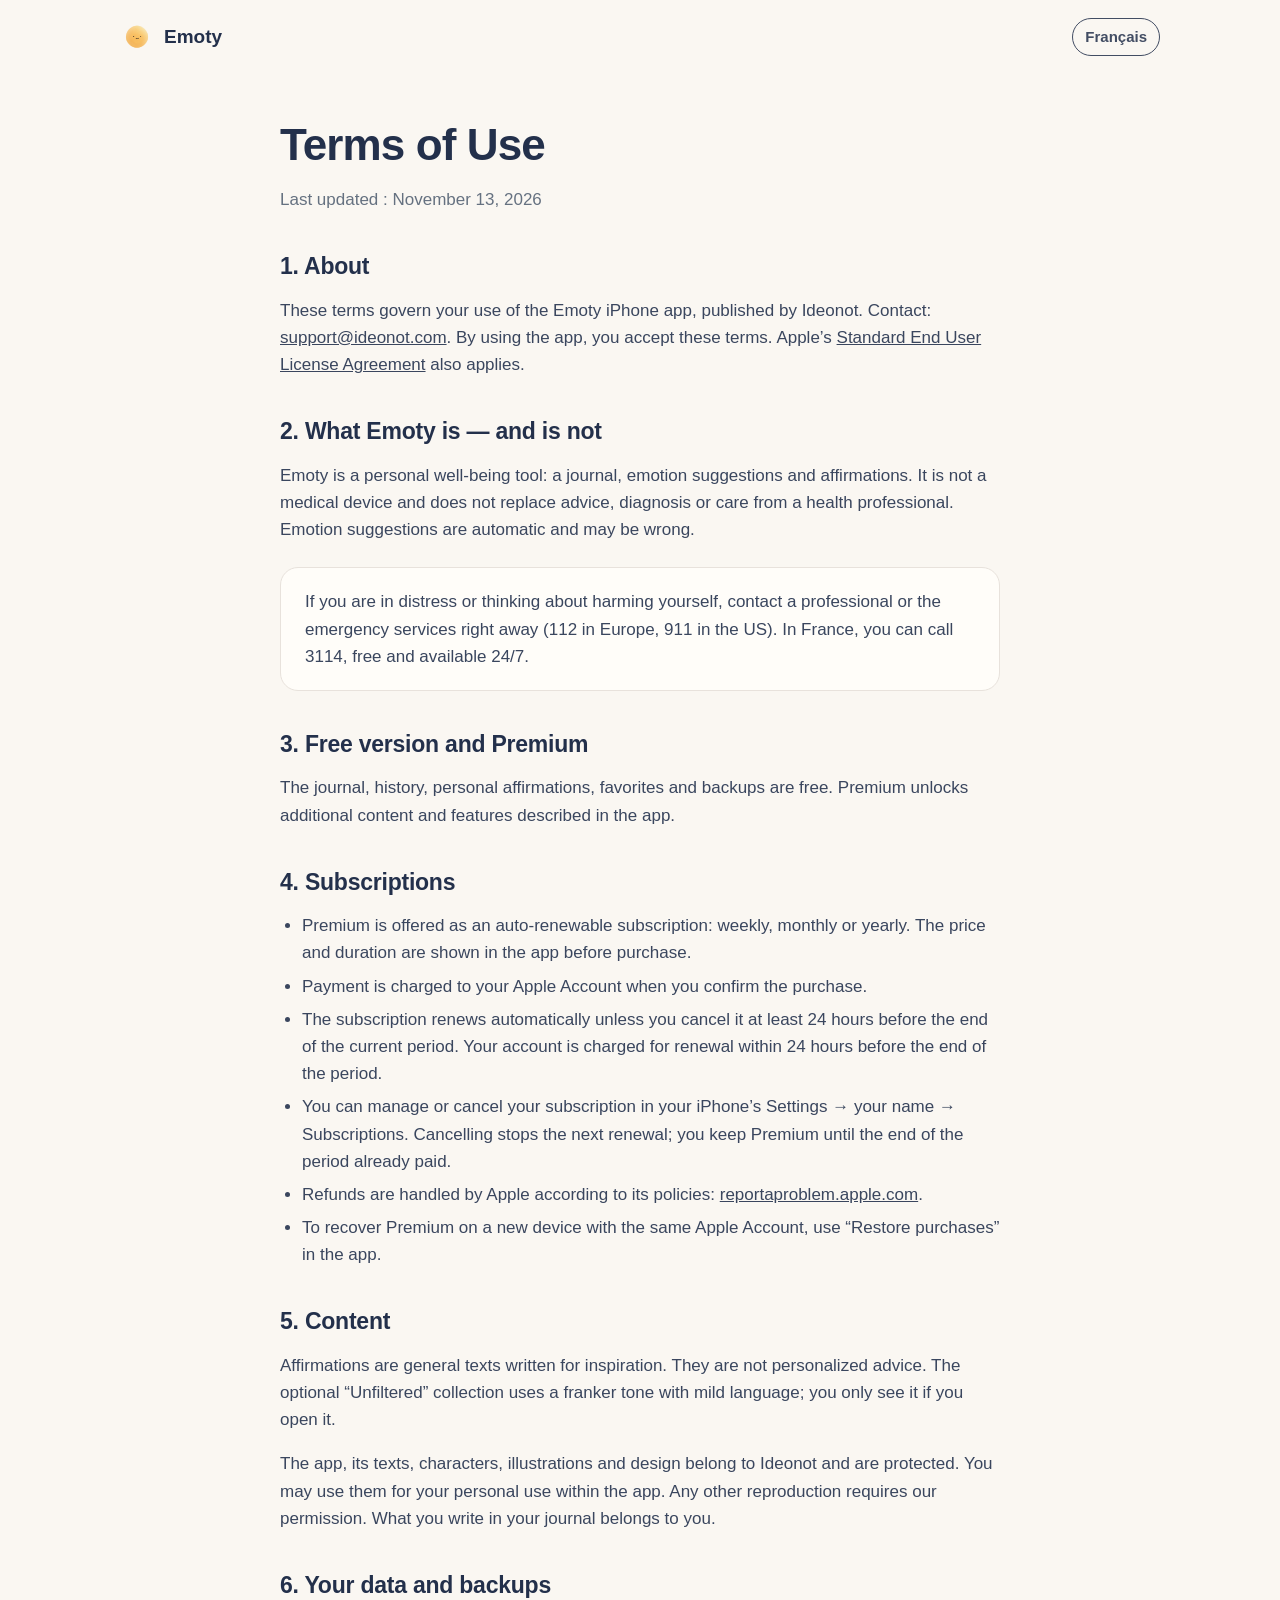
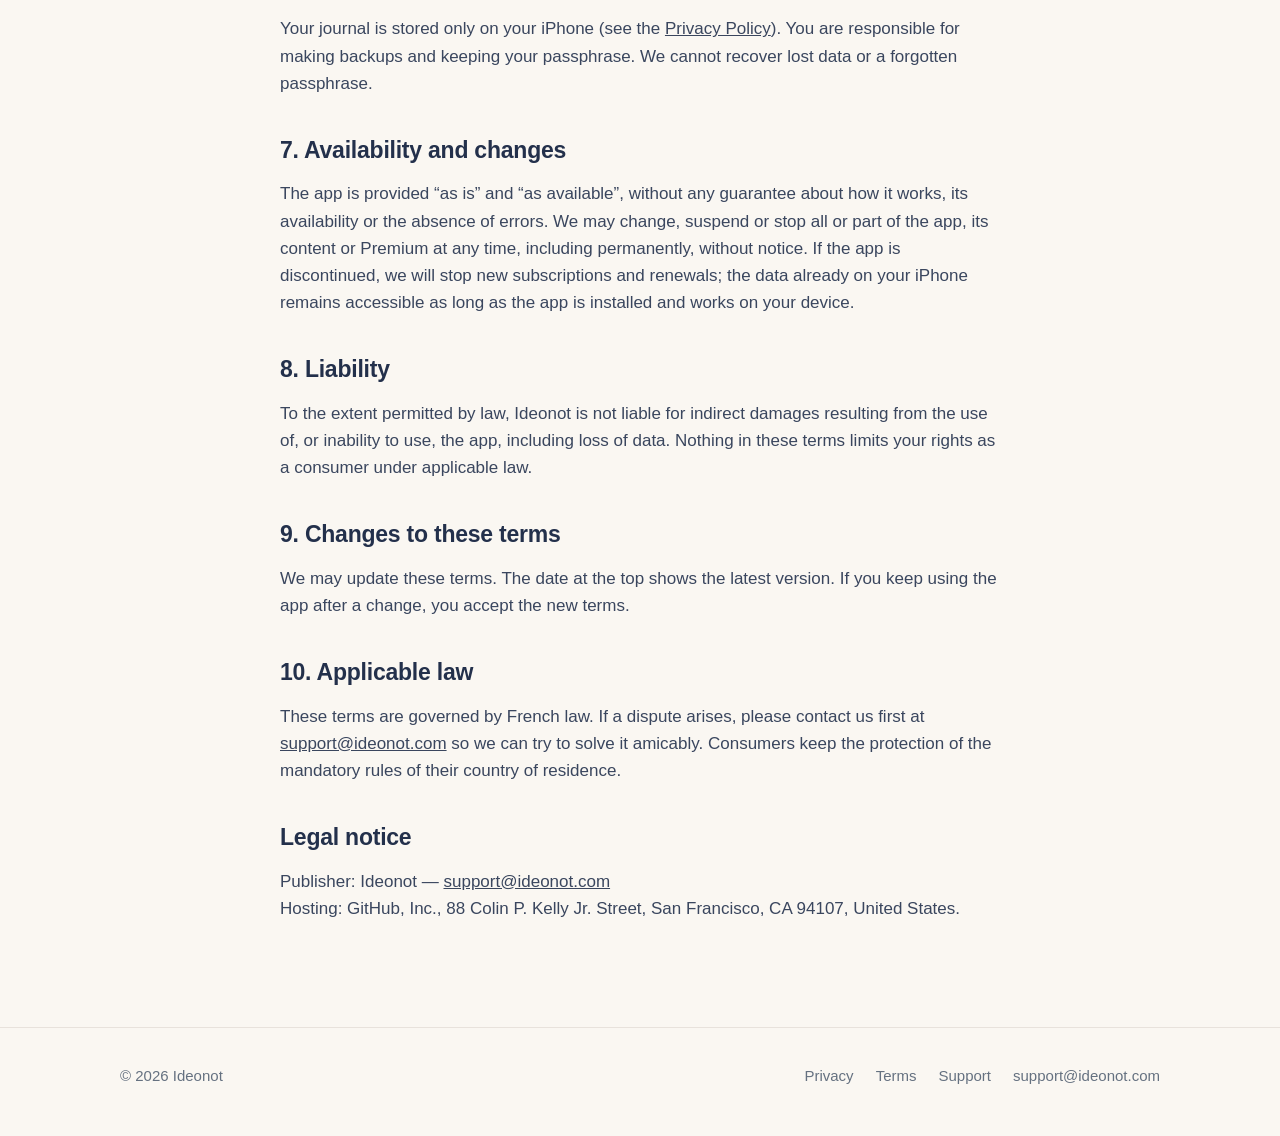
<file: terms.html>
<!doctype html>
<html lang="en">
<head>
<meta charset="utf-8">
<meta name="viewport" content="width=device-width, initial-scale=1, viewport-fit=cover">
<title>Terms of Use — Emoty</title>
<meta name="description" content="Terms of use and subscription terms for Emoty.">
<link rel="canonical" href="https://emoty.ideonot.com/terms">
<link rel="alternate" hreflang="en" href="https://emoty.ideonot.com/terms">
<link rel="alternate" hreflang="fr" href="https://emoty.ideonot.com/fr/terms">
<link rel="alternate" hreflang="x-default" href="https://emoty.ideonot.com/terms">
<meta name="theme-color" content="#1D2768">
<meta name="apple-itunes-app" content="app-id=6832748067">
<meta property="og:type" content="website">
<meta property="og:title" content="Terms of Use — Emoty">
<meta property="og:description" content="Terms of use and subscription terms for Emoty.">
<meta property="og:url" content="https://emoty.ideonot.com/terms">
<meta property="og:image" content="https://emoty.ideonot.com/assets/characters-hero.webp">
<link rel="icon" href="/assets/favicon.png">
<link rel="apple-touch-icon" href="/assets/apple-touch-icon.png">
<link rel="stylesheet" href="/assets/style.css">
<script>try{var l=localStorage.getItem('lang');if(l!=='en'&&(l==='fr'||/^fr\b/i.test(navigator.language||''))){location.replace('/fr/terms'+location.search+location.hash)}}catch(e){}</script>
</head>
<body>
<header class="top light">
  <a class="brand" href="/"><img src="/assets/icon.png" alt="" width="34" height="34">Emoty</a>
  <a class="lang" href="/fr/terms" hreflang="fr" lang="fr" onclick="try{localStorage.setItem('lang','fr')}catch(e){}">Français</a>
</header>
<main class="wrap doc">
<h1>Terms of Use</h1>
<p class="updated">Last updated : November 13, 2026</p>
<h2>1. About</h2>
<p>These terms govern your use of the Emoty iPhone app, published by Ideonot. Contact: <a href="mailto:support@ideonot.com">support@ideonot.com</a>. By using the app, you accept these terms. Apple’s <a href="https://www.apple.com/legal/internet-services/itunes/dev/stdeula/">Standard End User License Agreement</a> also applies.</p>

<h2>2. What Emoty is — and is not</h2>
<p>Emoty is a personal well-being tool: a journal, emotion suggestions and affirmations. It is not a medical device and does not replace advice, diagnosis or care from a health professional. Emotion suggestions are automatic and may be wrong.</p>
<div class="box"><p>If you are in distress or thinking about harming yourself, contact a professional or the emergency services right away (112 in Europe, 911 in the US). In France, you can call 3114, free and available 24/7.</p></div>

<h2>3. Free version and Premium</h2>
<p>The journal, history, personal affirmations, favorites and backups are free. Premium unlocks additional content and features described in the app.</p>

<h2>4. Subscriptions</h2>
<ul>
  <li>Premium is offered as an auto-renewable subscription: weekly, monthly or yearly. The price and duration are shown in the app before purchase.</li>
  <li>Payment is charged to your Apple Account when you confirm the purchase.</li>
  <li>The subscription renews automatically unless you cancel it at least 24 hours before the end of the current period. Your account is charged for renewal within 24 hours before the end of the period.</li>
  <li>You can manage or cancel your subscription in your iPhone’s Settings → your name → Subscriptions. Cancelling stops the next renewal; you keep Premium until the end of the period already paid.</li>
  <li>Refunds are handled by Apple according to its policies: <a href="https://reportaproblem.apple.com">reportaproblem.apple.com</a>.</li>
  <li>To recover Premium on a new device with the same Apple Account, use “Restore purchases” in the app.</li>
</ul>

<h2>5. Content</h2>
<p>Affirmations are general texts written for inspiration. They are not personalized advice. The optional “Unfiltered” collection uses a franker tone with mild language; you only see it if you open it.</p>
<p>The app, its texts, characters, illustrations and design belong to Ideonot and are protected. You may use them for your personal use within the app. Any other reproduction requires our permission. What you write in your journal belongs to you.</p>

<h2>6. Your data and backups</h2>
<p>Your journal is stored only on your iPhone (see the <a href="privacy">Privacy Policy</a>). You are responsible for making backups and keeping your passphrase. We cannot recover lost data or a forgotten passphrase.</p>

<h2>7. Availability and changes</h2>
<p>The app is provided “as is” and “as available”, without any guarantee about how it works, its availability or the absence of errors. We may change, suspend or stop all or part of the app, its content or Premium at any time, including permanently, without notice. If the app is discontinued, we will stop new subscriptions and renewals; the data already on your iPhone remains accessible as long as the app is installed and works on your device.</p>

<h2>8. Liability</h2>
<p>To the extent permitted by law, Ideonot is not liable for indirect damages resulting from the use of, or inability to use, the app, including loss of data. Nothing in these terms limits your rights as a consumer under applicable law.</p>

<h2>9. Changes to these terms</h2>
<p>We may update these terms. The date at the top shows the latest version. If you keep using the app after a change, you accept the new terms.</p>

<h2>10. Applicable law</h2>
<p>These terms are governed by French law. If a dispute arises, please contact us first at <a href="mailto:support@ideonot.com">support@ideonot.com</a> so we can try to solve it amicably. Consumers keep the protection of the mandatory rules of their country of residence.</p>

<h2>Legal notice</h2>
<p>Publisher: Ideonot — <a href="mailto:support@ideonot.com">support@ideonot.com</a><br>
Hosting: GitHub, Inc., 88 Colin P. Kelly Jr. Street, San Francisco, CA 94107, United States.</p>
</main>
<footer>
  <div class="wrap foot">
    <span>© 2026 Ideonot</span>
    <nav>
      <a href="/privacy">Privacy</a>
      <a href="/terms">Terms</a>
      <a href="/support">Support</a>
      <a href="mailto:support@ideonot.com">support@ideonot.com</a>
    </nav>
  </div>
</footer>
</body>
</html>
</file>
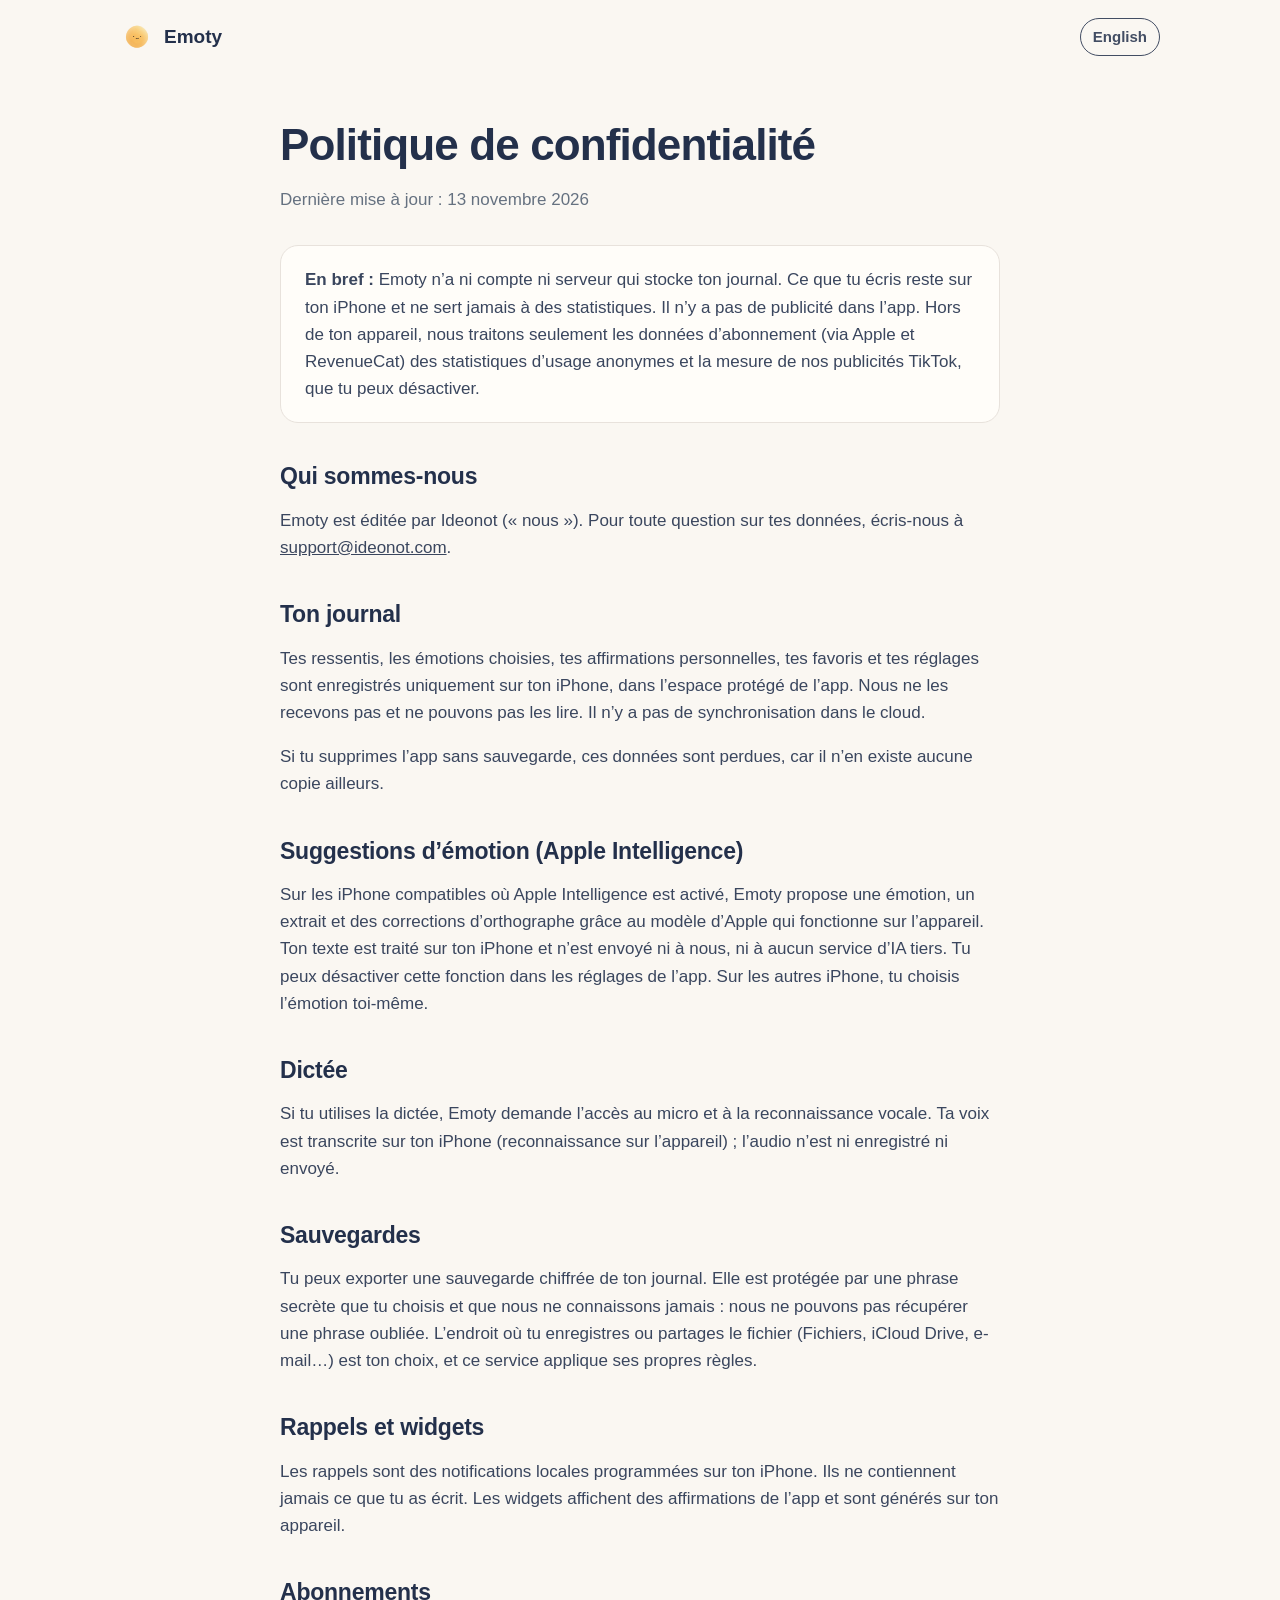
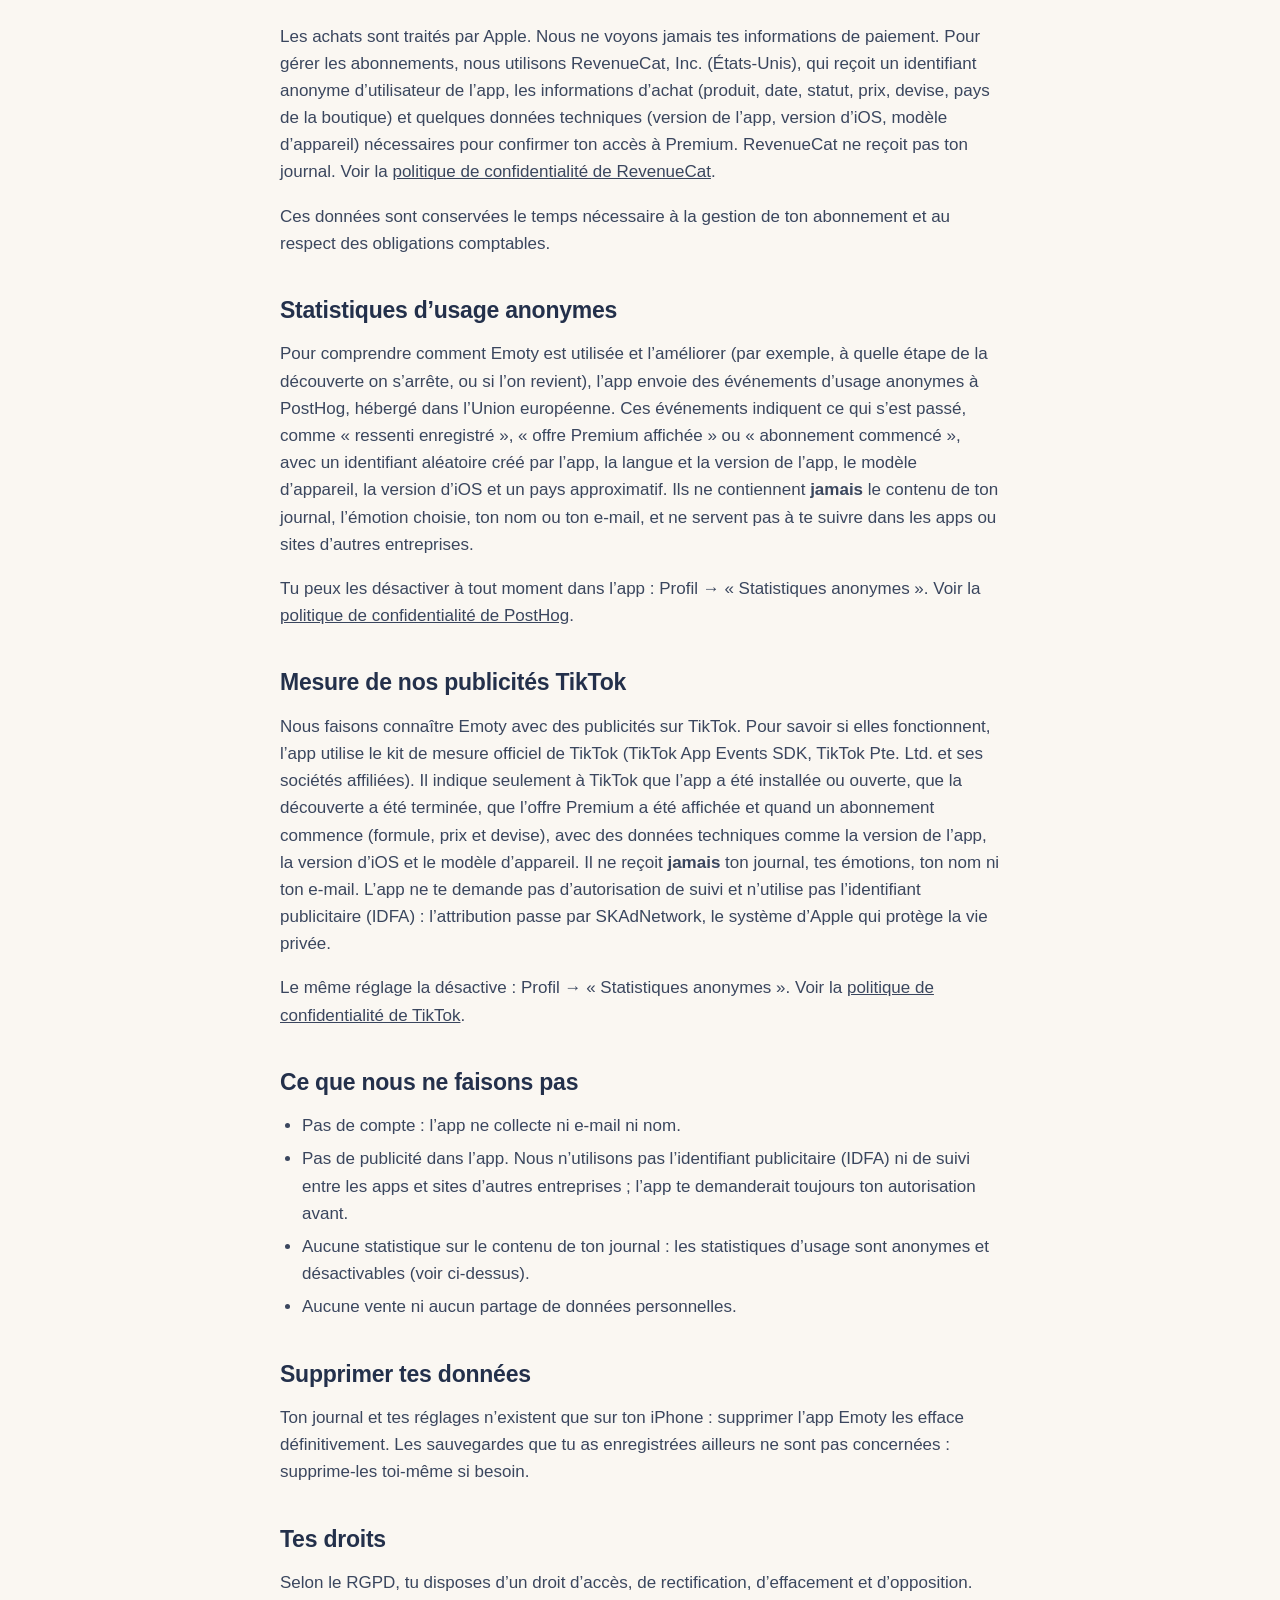
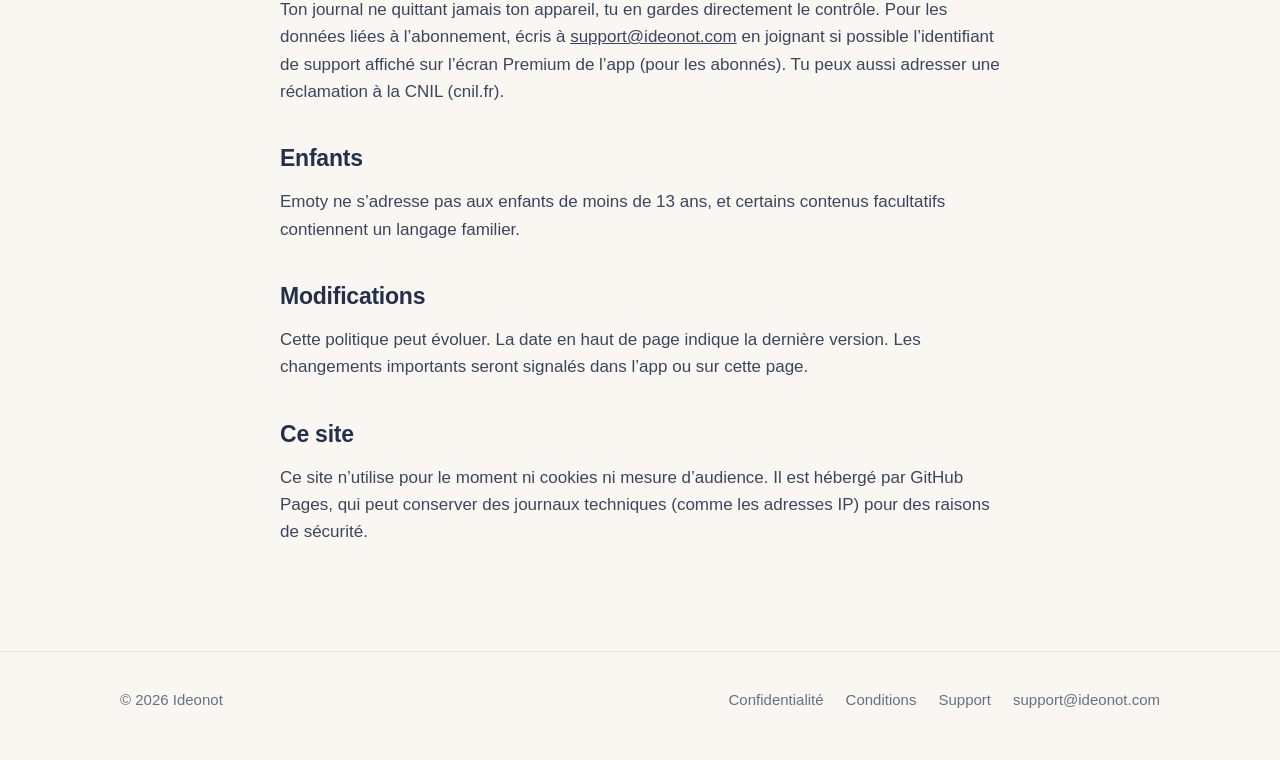
<file: fr/privacy.html>
<!doctype html>
<html lang="fr">
<head>
<meta charset="utf-8">
<meta name="viewport" content="width=device-width, initial-scale=1, viewport-fit=cover">
<title>Politique de confidentialité — Emoty</title>
<meta name="description" content="Comment Emoty traite tes données : ton journal reste sur ton iPhone.">
<link rel="canonical" href="https://emoty.ideonot.com/fr/privacy">
<link rel="alternate" hreflang="fr" href="https://emoty.ideonot.com/fr/privacy">
<link rel="alternate" hreflang="en" href="https://emoty.ideonot.com/privacy">
<link rel="alternate" hreflang="x-default" href="https://emoty.ideonot.com/privacy">
<meta name="theme-color" content="#1D2768">
<meta name="apple-itunes-app" content="app-id=6832748067">
<meta property="og:type" content="website">
<meta property="og:title" content="Politique de confidentialité — Emoty">
<meta property="og:description" content="Comment Emoty traite tes données : ton journal reste sur ton iPhone.">
<meta property="og:url" content="https://emoty.ideonot.com/fr/privacy">
<meta property="og:image" content="https://emoty.ideonot.com/assets/characters-hero.webp">
<link rel="icon" href="/assets/favicon.png">
<link rel="apple-touch-icon" href="/assets/apple-touch-icon.png">
<link rel="stylesheet" href="/assets/style.css">
</head>
<body>
<header class="top light">
  <a class="brand" href="/fr/"><img src="/assets/icon.png" alt="" width="34" height="34">Emoty</a>
  <a class="lang" href="/privacy" hreflang="en" lang="en" onclick="try{localStorage.setItem('lang','en')}catch(e){}">English</a>
</header>
<main class="wrap doc">
<h1>Politique de confidentialité</h1>
<p class="updated">Dernière mise à jour : 13 novembre 2026</p>
<div class="box"><p><strong>En bref :</strong> Emoty n’a ni compte ni serveur qui stocke ton journal. Ce que tu écris reste sur ton iPhone et ne sert jamais à des statistiques. Il n’y a pas de publicité dans l’app. Hors de ton appareil, nous traitons seulement les données d’abonnement (via Apple et RevenueCat) des statistiques d’usage anonymes et la mesure de nos publicités TikTok, que tu peux désactiver.</p></div>

<h2>Qui sommes-nous</h2>
<p>Emoty est éditée par Ideonot (« nous »). Pour toute question sur tes données, écris-nous à <a href="mailto:support@ideonot.com">support@ideonot.com</a>.</p>

<h2>Ton journal</h2>
<p>Tes ressentis, les émotions choisies, tes affirmations personnelles, tes favoris et tes réglages sont enregistrés uniquement sur ton iPhone, dans l’espace protégé de l’app. Nous ne les recevons pas et ne pouvons pas les lire. Il n’y a pas de synchronisation dans le cloud.</p>
<p>Si tu supprimes l’app sans sauvegarde, ces données sont perdues, car il n’en existe aucune copie ailleurs.</p>

<h2>Suggestions d’émotion (Apple Intelligence)</h2>
<p>Sur les iPhone compatibles où Apple Intelligence est activé, Emoty propose une émotion, un extrait et des corrections d’orthographe grâce au modèle d’Apple qui fonctionne sur l’appareil. Ton texte est traité sur ton iPhone et n’est envoyé ni à nous, ni à aucun service d’IA tiers. Tu peux désactiver cette fonction dans les réglages de l’app. Sur les autres iPhone, tu choisis l’émotion toi-même.</p>

<h2>Dictée</h2>
<p>Si tu utilises la dictée, Emoty demande l’accès au micro et à la reconnaissance vocale. Ta voix est transcrite sur ton iPhone (reconnaissance sur l’appareil) ; l’audio n’est ni enregistré ni envoyé.</p>

<h2>Sauvegardes</h2>
<p>Tu peux exporter une sauvegarde chiffrée de ton journal. Elle est protégée par une phrase secrète que tu choisis et que nous ne connaissons jamais : nous ne pouvons pas récupérer une phrase oubliée. L’endroit où tu enregistres ou partages le fichier (Fichiers, iCloud Drive, e-mail…) est ton choix, et ce service applique ses propres règles.</p>

<h2>Rappels et widgets</h2>
<p>Les rappels sont des notifications locales programmées sur ton iPhone. Ils ne contiennent jamais ce que tu as écrit. Les widgets affichent des affirmations de l’app et sont générés sur ton appareil.</p>

<h2>Abonnements</h2>
<p>Les achats sont traités par Apple. Nous ne voyons jamais tes informations de paiement. Pour gérer les abonnements, nous utilisons RevenueCat, Inc. (États-Unis), qui reçoit un identifiant anonyme d’utilisateur de l’app, les informations d’achat (produit, date, statut, prix, devise, pays de la boutique) et quelques données techniques (version de l’app, version d’iOS, modèle d’appareil) nécessaires pour confirmer ton accès à Premium. RevenueCat ne reçoit pas ton journal. Voir la <a href="https://www.revenuecat.com/privacy">politique de confidentialité de RevenueCat</a>.</p>
<p>Ces données sont conservées le temps nécessaire à la gestion de ton abonnement et au respect des obligations comptables.</p>

<h2>Statistiques d’usage anonymes</h2>
<p>Pour comprendre comment Emoty est utilisée et l’améliorer (par exemple, à quelle étape de la découverte on s’arrête, ou si l’on revient), l’app envoie des événements d’usage anonymes à PostHog, hébergé dans l’Union européenne. Ces événements indiquent ce qui s’est passé, comme « ressenti enregistré », « offre Premium affichée » ou « abonnement commencé », avec un identifiant aléatoire créé par l’app, la langue et la version de l’app, le modèle d’appareil, la version d’iOS et un pays approximatif. Ils ne contiennent <strong>jamais</strong> le contenu de ton journal, l’émotion choisie, ton nom ou ton e-mail, et ne servent pas à te suivre dans les apps ou sites d’autres entreprises.</p>
<p>Tu peux les désactiver à tout moment dans l’app : Profil → « Statistiques anonymes ». Voir la <a href="https://posthog.com/privacy">politique de confidentialité de PostHog</a>.</p>

<h2>Mesure de nos publicités TikTok</h2>
<p>Nous faisons connaître Emoty avec des publicités sur TikTok. Pour savoir si elles fonctionnent, l’app utilise le kit de mesure officiel de TikTok (TikTok App Events SDK, TikTok Pte. Ltd. et ses sociétés affiliées). Il indique seulement à TikTok que l’app a été installée ou ouverte, que la découverte a été terminée, que l’offre Premium a été affichée et quand un abonnement commence (formule, prix et devise), avec des données techniques comme la version de l’app, la version d’iOS et le modèle d’appareil. Il ne reçoit <strong>jamais</strong> ton journal, tes émotions, ton nom ni ton e-mail. L’app ne te demande pas d’autorisation de suivi et n’utilise pas l’identifiant publicitaire (IDFA) : l’attribution passe par SKAdNetwork, le système d’Apple qui protège la vie privée.</p>
<p>Le même réglage la désactive : Profil → « Statistiques anonymes ». Voir la <a href="https://www.tiktok.com/legal/page/global/privacy-policy/fr">politique de confidentialité de TikTok</a>.</p>

<h2>Ce que nous ne faisons pas</h2>
<ul>
  <li>Pas de compte : l’app ne collecte ni e-mail ni nom.</li>
  <li>Pas de publicité dans l’app. Nous n’utilisons pas l’identifiant publicitaire (IDFA) ni de suivi entre les apps et sites d’autres entreprises ; l’app te demanderait toujours ton autorisation avant.</li>
  <li>Aucune statistique sur le contenu de ton journal : les statistiques d’usage sont anonymes et désactivables (voir ci-dessus).</li>
  <li>Aucune vente ni aucun partage de données personnelles.</li>
</ul>

<h2>Supprimer tes données</h2>
<p>Ton journal et tes réglages n’existent que sur ton iPhone : supprimer l’app Emoty les efface définitivement. Les sauvegardes que tu as enregistrées ailleurs ne sont pas concernées : supprime-les toi-même si besoin.</p>

<h2>Tes droits</h2>
<p>Selon le RGPD, tu disposes d’un droit d’accès, de rectification, d’effacement et d’opposition. Ton journal ne quittant jamais ton appareil, tu en gardes directement le contrôle. Pour les données liées à l’abonnement, écris à <a href="mailto:support@ideonot.com">support@ideonot.com</a> en joignant si possible l’identifiant de support affiché sur l’écran Premium de l’app (pour les abonnés). Tu peux aussi adresser une réclamation à la CNIL (cnil.fr).</p>

<h2>Enfants</h2>
<p>Emoty ne s’adresse pas aux enfants de moins de 13 ans, et certains contenus facultatifs contiennent un langage familier.</p>

<h2>Modifications</h2>
<p>Cette politique peut évoluer. La date en haut de page indique la dernière version. Les changements importants seront signalés dans l’app ou sur cette page.</p>

<h2>Ce site</h2>
<p>Ce site n’utilise pour le moment ni cookies ni mesure d’audience. Il est hébergé par GitHub Pages, qui peut conserver des journaux techniques (comme les adresses IP) pour des raisons de sécurité.</p>
</main>
<footer>
  <div class="wrap foot">
    <span>© 2026 Ideonot</span>
    <nav>
      <a href="/fr/privacy">Confidentialité</a>
      <a href="/fr/terms">Conditions</a>
      <a href="/fr/support">Support</a>
      <a href="mailto:support@ideonot.com">support@ideonot.com</a>
    </nav>
  </div>
</footer>
</body>
</html>
</file>
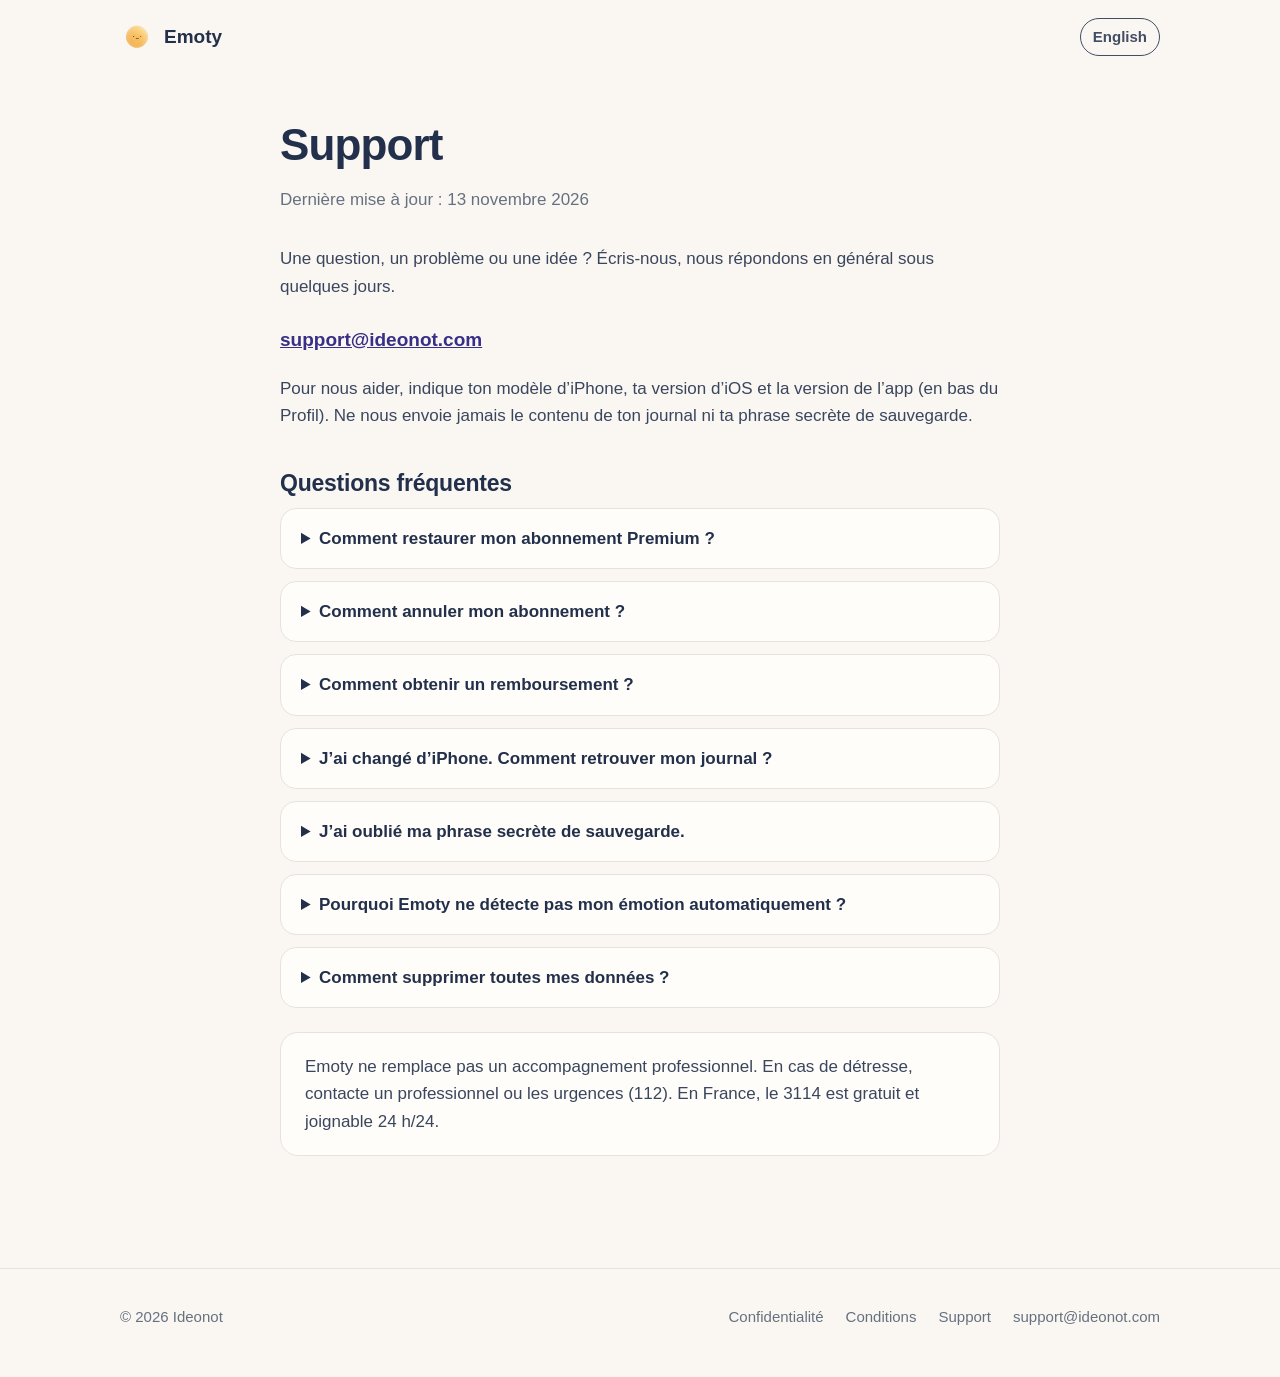
<file: fr/support.html>
<!doctype html>
<html lang="fr">
<head>
<meta charset="utf-8">
<meta name="viewport" content="width=device-width, initial-scale=1, viewport-fit=cover">
<title>Support — Emoty</title>
<meta name="description" content="Aide et contact pour Emoty.">
<link rel="canonical" href="https://emoty.ideonot.com/fr/support">
<link rel="alternate" hreflang="fr" href="https://emoty.ideonot.com/fr/support">
<link rel="alternate" hreflang="en" href="https://emoty.ideonot.com/support">
<link rel="alternate" hreflang="x-default" href="https://emoty.ideonot.com/support">
<meta name="theme-color" content="#1D2768">
<meta name="apple-itunes-app" content="app-id=6832748067">
<meta property="og:type" content="website">
<meta property="og:title" content="Support — Emoty">
<meta property="og:description" content="Aide et contact pour Emoty.">
<meta property="og:url" content="https://emoty.ideonot.com/fr/support">
<meta property="og:image" content="https://emoty.ideonot.com/assets/characters-hero.webp">
<link rel="icon" href="/assets/favicon.png">
<link rel="apple-touch-icon" href="/assets/apple-touch-icon.png">
<link rel="stylesheet" href="/assets/style.css">
</head>
<body>
<header class="top light">
  <a class="brand" href="/fr/"><img src="/assets/icon.png" alt="" width="34" height="34">Emoty</a>
  <a class="lang" href="/support" hreflang="en" lang="en" onclick="try{localStorage.setItem('lang','en')}catch(e){}">English</a>
</header>
<main class="wrap doc">
<h1>Support</h1>
<p class="updated">Dernière mise à jour : 13 novembre 2026</p>
<p>Une question, un problème ou une idée ? Écris-nous, nous répondons en général sous quelques jours.</p>
<a class="mail" href="mailto:support@ideonot.com">support@ideonot.com</a>
<p style="margin-top:20px">Pour nous aider, indique ton modèle d’iPhone, ta version d’iOS et la version de l’app (en bas du Profil). Ne nous envoie jamais le contenu de ton journal ni ta phrase secrète de sauvegarde.</p>

<h2>Questions fréquentes</h2>
<details><summary>Comment restaurer mon abonnement Premium ?</summary><p>Dans Emoty, ouvre Profil → Abonnement → « Restaurer mes achats », avec le même compte Apple que celui utilisé pour l’achat.</p></details>
<details><summary>Comment annuler mon abonnement ?</summary><p>Sur ton iPhone : Réglages → ton nom → Abonnements → Emoty → Annuler l’abonnement. Tu gardes Premium jusqu’à la fin de la période déjà payée.</p></details>
<details><summary>Comment obtenir un remboursement ?</summary><p>Les remboursements sont gérés par Apple : va sur <a href="https://reportaproblem.apple.com">reportaproblem.apple.com</a> et connecte-toi avec ton compte Apple.</p></details>
<details><summary>J’ai changé d’iPhone. Comment retrouver mon journal ?</summary><p>Ton journal est enregistré uniquement sur ton iPhone. Avant de changer d’appareil, exporte une sauvegarde chiffrée (Profil → Sauvegarde chiffrée), garde le fichier et ta phrase secrète, puis restaure-la dans Emoty sur le nouvel iPhone.</p></details>
<details><summary>J’ai oublié ma phrase secrète de sauvegarde.</summary><p>Nous ne pouvons pas la retrouver : elle ne nous est jamais envoyée. Sans elle, la sauvegarde ne peut pas être ouverte.</p></details>
<details><summary>Pourquoi Emoty ne détecte pas mon émotion automatiquement ?</summary><p>Les suggestions automatiques nécessitent un iPhone compatible avec Apple Intelligence, avec Apple Intelligence activé. Sinon, choisis simplement l’émotion toi-même.</p></details>
<details><summary>Comment supprimer toutes mes données ?</summary><p>Supprime l’app Emoty de ton iPhone : ton journal et tes réglages sont effacés avec elle. Les sauvegardes enregistrées ailleurs ne sont pas concernées.</p></details>

<div class="box"><p>Emoty ne remplace pas un accompagnement professionnel. En cas de détresse, contacte un professionnel ou les urgences (112). En France, le 3114 est gratuit et joignable 24 h/24.</p></div>
</main>
<footer>
  <div class="wrap foot">
    <span>© 2026 Ideonot</span>
    <nav>
      <a href="/fr/privacy">Confidentialité</a>
      <a href="/fr/terms">Conditions</a>
      <a href="/fr/support">Support</a>
      <a href="mailto:support@ideonot.com">support@ideonot.com</a>
    </nav>
  </div>
</footer>
</body>
</html>
</file>
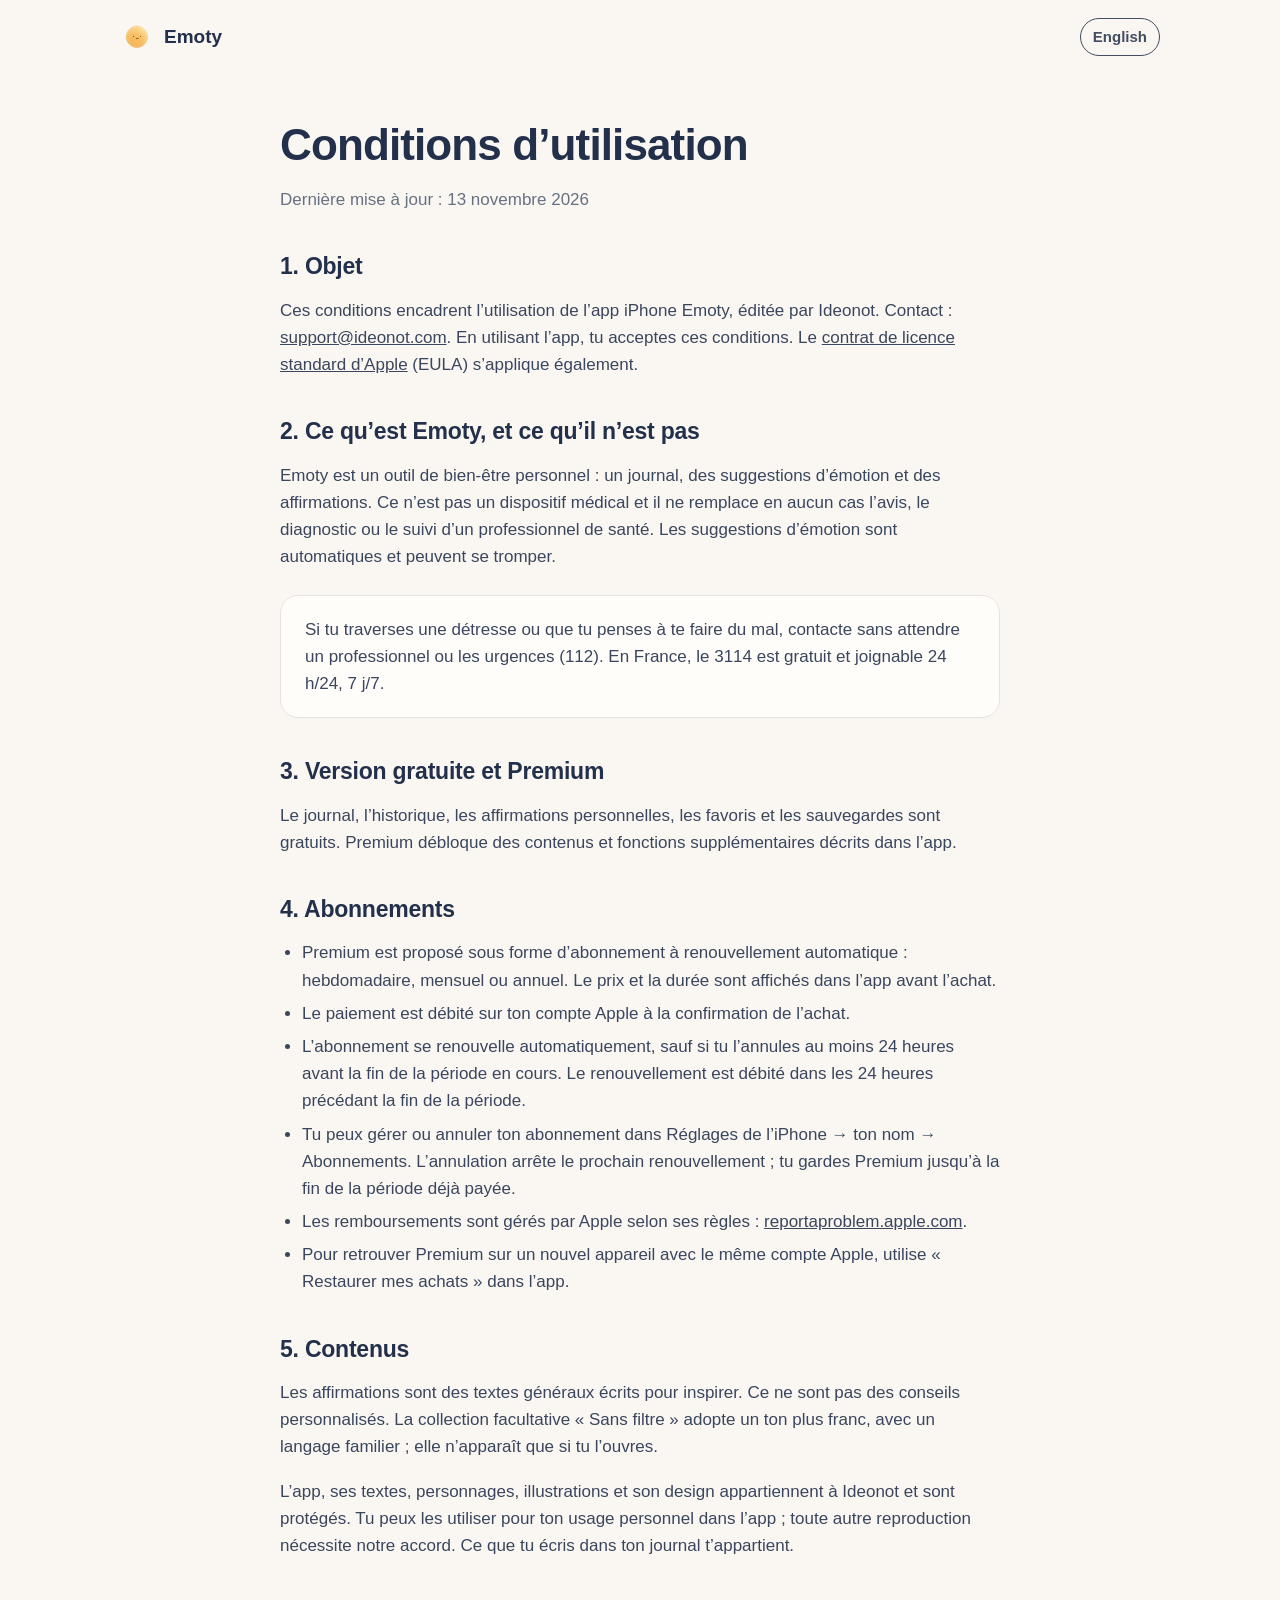
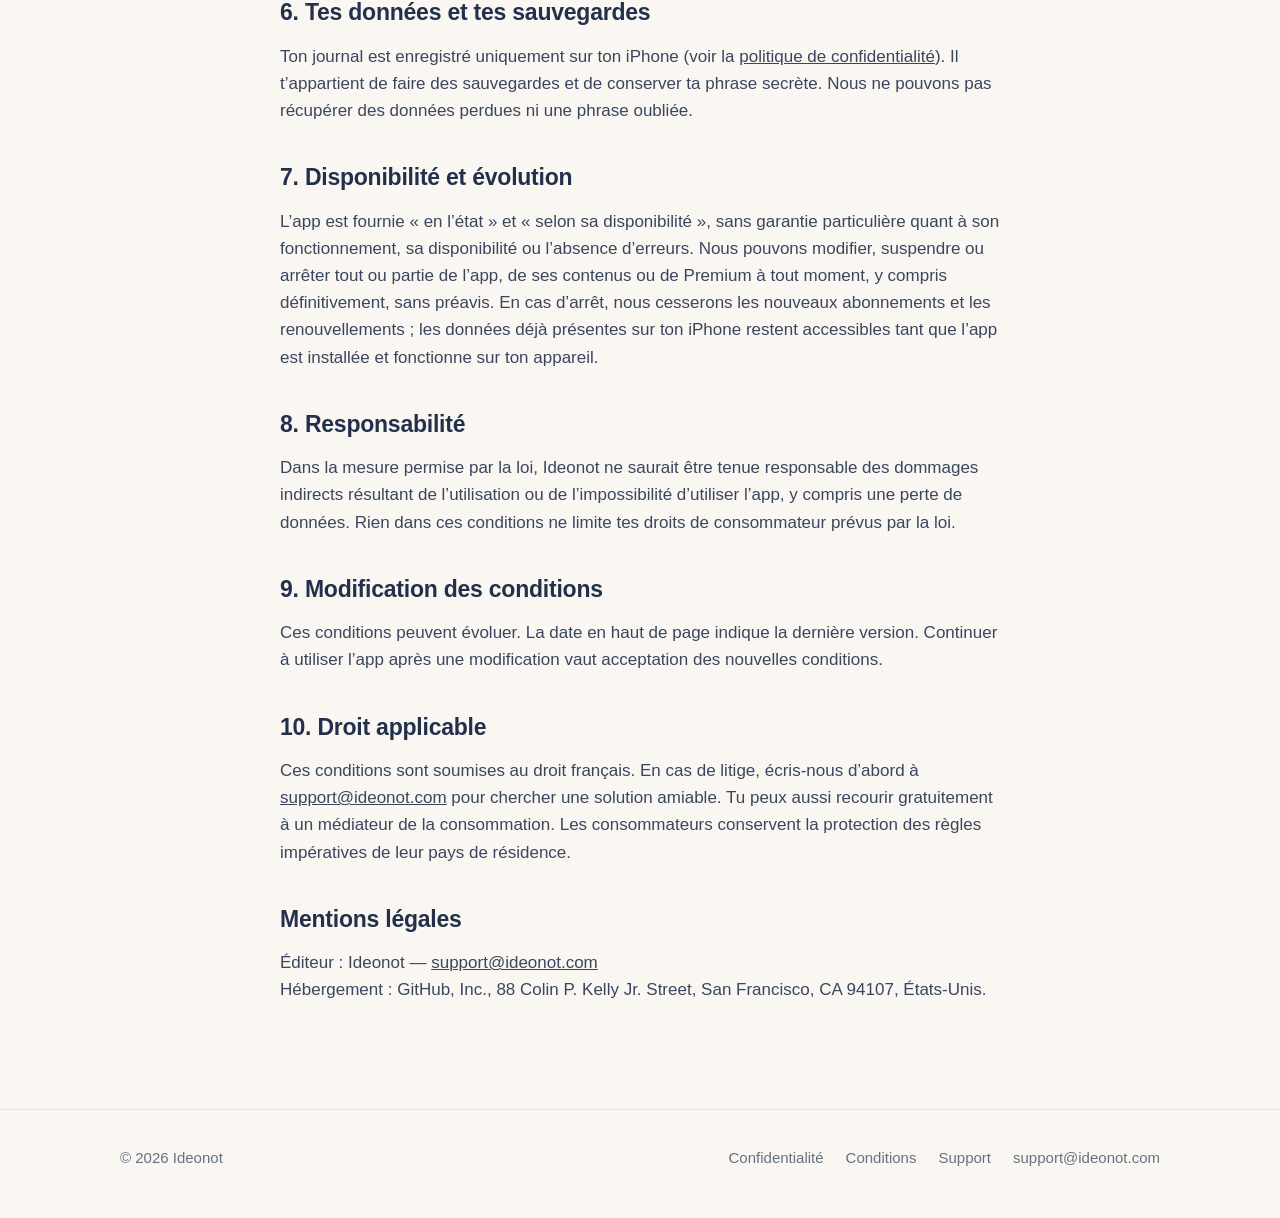
<file: fr/terms.html>
<!doctype html>
<html lang="fr">
<head>
<meta charset="utf-8">
<meta name="viewport" content="width=device-width, initial-scale=1, viewport-fit=cover">
<title>Conditions d’utilisation — Emoty</title>
<meta name="description" content="Conditions d’utilisation et conditions d’abonnement d’Emoty.">
<link rel="canonical" href="https://emoty.ideonot.com/fr/terms">
<link rel="alternate" hreflang="fr" href="https://emoty.ideonot.com/fr/terms">
<link rel="alternate" hreflang="en" href="https://emoty.ideonot.com/terms">
<link rel="alternate" hreflang="x-default" href="https://emoty.ideonot.com/terms">
<meta name="theme-color" content="#1D2768">
<meta name="apple-itunes-app" content="app-id=6832748067">
<meta property="og:type" content="website">
<meta property="og:title" content="Conditions d’utilisation — Emoty">
<meta property="og:description" content="Conditions d’utilisation et conditions d’abonnement d’Emoty.">
<meta property="og:url" content="https://emoty.ideonot.com/fr/terms">
<meta property="og:image" content="https://emoty.ideonot.com/assets/characters-hero.webp">
<link rel="icon" href="/assets/favicon.png">
<link rel="apple-touch-icon" href="/assets/apple-touch-icon.png">
<link rel="stylesheet" href="/assets/style.css">
</head>
<body>
<header class="top light">
  <a class="brand" href="/fr/"><img src="/assets/icon.png" alt="" width="34" height="34">Emoty</a>
  <a class="lang" href="/terms" hreflang="en" lang="en" onclick="try{localStorage.setItem('lang','en')}catch(e){}">English</a>
</header>
<main class="wrap doc">
<h1>Conditions d’utilisation</h1>
<p class="updated">Dernière mise à jour : 13 novembre 2026</p>
<h2>1. Objet</h2>
<p>Ces conditions encadrent l’utilisation de l’app iPhone Emoty, éditée par Ideonot. Contact : <a href="mailto:support@ideonot.com">support@ideonot.com</a>. En utilisant l’app, tu acceptes ces conditions. Le <a href="https://www.apple.com/legal/internet-services/itunes/dev/stdeula/">contrat de licence standard d’Apple</a> (EULA) s’applique également.</p>

<h2>2. Ce qu’est Emoty, et ce qu’il n’est pas</h2>
<p>Emoty est un outil de bien-être personnel : un journal, des suggestions d’émotion et des affirmations. Ce n’est pas un dispositif médical et il ne remplace en aucun cas l’avis, le diagnostic ou le suivi d’un professionnel de santé. Les suggestions d’émotion sont automatiques et peuvent se tromper.</p>
<div class="box"><p>Si tu traverses une détresse ou que tu penses à te faire du mal, contacte sans attendre un professionnel ou les urgences (112). En France, le 3114 est gratuit et joignable 24 h/24, 7 j/7.</p></div>

<h2>3. Version gratuite et Premium</h2>
<p>Le journal, l’historique, les affirmations personnelles, les favoris et les sauvegardes sont gratuits. Premium débloque des contenus et fonctions supplémentaires décrits dans l’app.</p>

<h2>4. Abonnements</h2>
<ul>
  <li>Premium est proposé sous forme d’abonnement à renouvellement automatique : hebdomadaire, mensuel ou annuel. Le prix et la durée sont affichés dans l’app avant l’achat.</li>
  <li>Le paiement est débité sur ton compte Apple à la confirmation de l’achat.</li>
  <li>L’abonnement se renouvelle automatiquement, sauf si tu l’annules au moins 24 heures avant la fin de la période en cours. Le renouvellement est débité dans les 24 heures précédant la fin de la période.</li>
  <li>Tu peux gérer ou annuler ton abonnement dans Réglages de l’iPhone → ton nom → Abonnements. L’annulation arrête le prochain renouvellement ; tu gardes Premium jusqu’à la fin de la période déjà payée.</li>
  <li>Les remboursements sont gérés par Apple selon ses règles : <a href="https://reportaproblem.apple.com">reportaproblem.apple.com</a>.</li>
  <li>Pour retrouver Premium sur un nouvel appareil avec le même compte Apple, utilise « Restaurer mes achats » dans l’app.</li>
</ul>

<h2>5. Contenus</h2>
<p>Les affirmations sont des textes généraux écrits pour inspirer. Ce ne sont pas des conseils personnalisés. La collection facultative « Sans filtre » adopte un ton plus franc, avec un langage familier ; elle n’apparaît que si tu l’ouvres.</p>
<p>L’app, ses textes, personnages, illustrations et son design appartiennent à Ideonot et sont protégés. Tu peux les utiliser pour ton usage personnel dans l’app ; toute autre reproduction nécessite notre accord. Ce que tu écris dans ton journal t’appartient.</p>

<h2>6. Tes données et tes sauvegardes</h2>
<p>Ton journal est enregistré uniquement sur ton iPhone (voir la <a href="privacy">politique de confidentialité</a>). Il t’appartient de faire des sauvegardes et de conserver ta phrase secrète. Nous ne pouvons pas récupérer des données perdues ni une phrase oubliée.</p>

<h2>7. Disponibilité et évolution</h2>
<p>L’app est fournie « en l’état » et « selon sa disponibilité », sans garantie particulière quant à son fonctionnement, sa disponibilité ou l’absence d’erreurs. Nous pouvons modifier, suspendre ou arrêter tout ou partie de l’app, de ses contenus ou de Premium à tout moment, y compris définitivement, sans préavis. En cas d’arrêt, nous cesserons les nouveaux abonnements et les renouvellements ; les données déjà présentes sur ton iPhone restent accessibles tant que l’app est installée et fonctionne sur ton appareil.</p>

<h2>8. Responsabilité</h2>
<p>Dans la mesure permise par la loi, Ideonot ne saurait être tenue responsable des dommages indirects résultant de l’utilisation ou de l’impossibilité d’utiliser l’app, y compris une perte de données. Rien dans ces conditions ne limite tes droits de consommateur prévus par la loi.</p>

<h2>9. Modification des conditions</h2>
<p>Ces conditions peuvent évoluer. La date en haut de page indique la dernière version. Continuer à utiliser l’app après une modification vaut acceptation des nouvelles conditions.</p>

<h2>10. Droit applicable</h2>
<p>Ces conditions sont soumises au droit français. En cas de litige, écris-nous d’abord à <a href="mailto:support@ideonot.com">support@ideonot.com</a> pour chercher une solution amiable. Tu peux aussi recourir gratuitement à un médiateur de la consommation. Les consommateurs conservent la protection des règles impératives de leur pays de résidence.</p>

<h2>Mentions légales</h2>
<p>Éditeur : Ideonot — <a href="mailto:support@ideonot.com">support@ideonot.com</a><br>
Hébergement : GitHub, Inc., 88 Colin P. Kelly Jr. Street, San Francisco, CA 94107, États-Unis.</p>
</main>
<footer>
  <div class="wrap foot">
    <span>© 2026 Ideonot</span>
    <nav>
      <a href="/fr/privacy">Confidentialité</a>
      <a href="/fr/terms">Conditions</a>
      <a href="/fr/support">Support</a>
      <a href="mailto:support@ideonot.com">support@ideonot.com</a>
    </nav>
  </div>
</footer>
</body>
</html>
</file>
<file: assets/style.css>
:root {
  --ink: #23304B;
  --muted: #657180;
  --bg: #FAF7F2;
  --surface: #FFFDF9;
  --line: #E8E2DC;
  --g1: #1D2768;
  --g2: #382F86;
  --g3: #493794;
  --joy: #FAC570;
  --sadness: #9AADF1;
  --fear: #E99EAD;
  --anger: #F56C68;
  --calm: #A6CDBB;
  --pride: #C5A4EE;
  --motivation: #F7D2BC;
  --radius: 24px;
  --max: 1080px;
}

* { box-sizing: border-box; }
html { -webkit-text-size-adjust: 100%; scroll-behavior: smooth; }
body {
  margin: 0;
  background: var(--bg);
  color: var(--ink);
  font: 17px/1.6 -apple-system, BlinkMacSystemFont, "SF Pro Text", "Segoe UI", Roboto, Helvetica, Arial, sans-serif;
}
img { max-width: 100%; height: auto; display: block; }
a { color: inherit; }
.wrap { width: 100%; max-width: var(--max); margin: 0 auto; padding: 0 20px; }

/* Header */
.top {
  position: absolute; inset: 0 0 auto 0; z-index: 2;
  display: flex; align-items: center; justify-content: space-between;
  padding: 18px 20px; max-width: var(--max); margin: 0 auto; color: #fff;
}
.top.light { position: static; color: var(--ink); }
.brand { display: flex; align-items: center; gap: 10px; font-weight: 700; font-size: 19px; text-decoration: none; }
.brand img { width: 34px; height: 34px; border-radius: 9px; }
.lang { font-size: 15px; font-weight: 600; text-decoration: none; opacity: .85; padding: 6px 12px; border-radius: 999px; border: 1px solid currentColor; }
.lang:hover { opacity: 1; }

/* Hero */
.hero {
  position: relative; overflow: hidden; color: #fff;
  background: linear-gradient(to right, var(--g1), var(--g2), var(--g3));
  padding: 96px 0 0;
}
.hero-grid { display: grid; grid-template-columns: 1.05fr 1fr; gap: 32px; align-items: center; padding-bottom: 72px; }
.hero-text { padding-bottom: 0; }
.eyebrow { font-size: 14px; letter-spacing: .08em; text-transform: uppercase; opacity: .75; font-weight: 600; margin: 0 0 12px; }
h1 { font-size: clamp(38px, 6vw, 60px); line-height: 1.05; margin: 0 0 18px; letter-spacing: -.02em; }
.lead { font-size: clamp(18px, 2.2vw, 21px); opacity: .88; margin: 0 0 30px; max-width: 32em; }
.hero-img { align-self: center; }
.hero-img img { width: 100%; max-width: 500px; margin-left: auto; }

.store {
  display: inline-flex; align-items: center; gap: 10px;
  background: #fff; color: #111; text-decoration: none;
  padding: 14px 24px; border-radius: 999px; font-weight: 700; font-size: 17px;
  box-shadow: 0 10px 30px rgba(0,0,0,.18);
}
.store svg { width: 22px; height: 22px; }
.store.soon { cursor: default; }
.store small { display: block; font-size: 12px; font-weight: 500; opacity: .65; line-height: 1.1; }
.store span { line-height: 1.15; text-align: left; }
.note { font-size: 14px; opacity: .7; margin: 14px 0 0; }

/* Sections */
section { padding: 88px 0; }
h2 { font-size: clamp(28px, 4vw, 40px); line-height: 1.15; margin: 0 0 14px; letter-spacing: -.01em; }
.sub { color: var(--muted); font-size: 19px; margin: 0 0 40px; max-width: 36em; }
.center { text-align: center; }
.center .sub { margin-left: auto; margin-right: auto; }

.cards { display: grid; grid-template-columns: repeat(3, 1fr); gap: 18px; }
.card { background: var(--surface); border: 1px solid var(--line); border-radius: var(--radius); padding: 28px; }
.card .dot { width: 44px; height: 44px; border-radius: 14px; margin-bottom: 18px; display: grid; place-items: center; font-size: 22px; }
.card h3 { margin: 0 0 8px; font-size: 20px; }
.card p { margin: 0; color: var(--muted); font-size: 16px; }

.crowd { display: flex; flex-wrap: wrap; justify-content: center; gap: 6px 2px; margin: 8px auto 0; max-width: 820px; }
.crowd img { width: 76px; height: 76px; object-fit: contain; animation: float 5s ease-in-out infinite; }
.crowd img:nth-child(2n) { animation-delay: -1.6s; }
.crowd img:nth-child(3n) { animation-delay: -3.1s; }
@keyframes float { 50% { transform: translateY(-7px); } }
@media (prefers-reduced-motion: reduce) { .crowd img { animation: none; } html { scroll-behavior: auto; } }

.privacy { background: var(--surface); border-top: 1px solid var(--line); border-bottom: 1px solid var(--line); }
.split { display: grid; grid-template-columns: 1fr 1fr; gap: 48px; align-items: center; }
.checks { list-style: none; padding: 0; margin: 0; display: grid; gap: 14px; }
.checks li { display: flex; gap: 12px; align-items: flex-start; }
.checks li::before { content: ""; flex: 0 0 22px; height: 22px; margin-top: 3px; border-radius: 50%; background: var(--calm) url("data:image/svg+xml,%3Csvg xmlns='http://www.w3.org/2000/svg' viewBox='0 0 24 24' fill='none' stroke='%2323304B' stroke-width='3' stroke-linecap='round' stroke-linejoin='round'%3E%3Cpath d='M6 12l4 4 8-8'/%3E%3C/svg%3E") center/14px no-repeat; }

.premium {
  color: #fff; border-radius: 32px; padding: 56px 48px;
  background: linear-gradient(to right, var(--g1), var(--g2), var(--g3));
  display: grid; grid-template-columns: 1.1fr 1fr; gap: 40px; align-items: center;
}
.premium .sub { color: rgba(255,255,255,.8); margin-bottom: 24px; }
.premium ul { list-style: none; padding: 0; margin: 0; display: grid; gap: 12px; }
.premium li { display: flex; gap: 12px; align-items: center; font-weight: 600; }
.premium li i { flex: 0 0 12px; height: 12px; border-radius: 50%; }
.free { margin-top: 22px; font-size: 15px; color: rgba(255,255,255,.75); }

.cta { padding: 96px 0 104px; }

/* Footer */
footer { border-top: 1px solid var(--line); padding: 36px 0 48px; color: var(--muted); font-size: 15px; }
.foot { display: flex; flex-wrap: wrap; gap: 16px 28px; justify-content: space-between; align-items: center; }
.foot nav { display: flex; flex-wrap: wrap; gap: 8px 22px; }
.foot a { text-decoration: none; }
.foot a:hover { color: var(--ink); text-decoration: underline; }

/* Legal pages */
.doc { max-width: 760px; padding-top: 24px; padding-bottom: 88px; }
.doc h1 { font-size: clamp(32px, 5vw, 44px); margin-top: 24px; }
.doc .updated { color: var(--muted); margin: 0 0 32px; }
.doc h2 { font-size: 23px; margin: 40px 0 10px; }
.doc h3 { font-size: 18px; margin: 26px 0 6px; }
.doc p, .doc li { color: #3a465e; }
.doc ul { padding-left: 22px; }
.doc li { margin: 6px 0; }
.doc .box { background: var(--surface); border: 1px solid var(--line); border-radius: 18px; padding: 20px 24px; margin: 24px 0; }
.doc .box p { margin: 0; }
.mail { display: inline-block; margin-top: 8px; font-weight: 700; font-size: 19px; color: var(--g2); }
details { background: var(--surface); border: 1px solid var(--line); border-radius: 16px; padding: 16px 20px; margin: 12px 0; }
summary { cursor: pointer; font-weight: 650; }
details p { margin: 10px 0 0; }

@media (max-width: 860px) {
  .hero { padding-top: 84px; }
  .hero-grid, .split, .premium { grid-template-columns: 1fr; }
  .hero-grid { padding-bottom: 48px; }
  .hero-text { text-align: center; }
  .lead { margin-left: auto; margin-right: auto; }
  .hero-img img { margin: 0 auto; }
  .cards { grid-template-columns: 1fr; }
  section { padding: 64px 0; }
  .premium { padding: 40px 24px; border-radius: 26px; }
  .crowd img { width: 58px; height: 58px; }
  .foot { flex-direction: column; align-items: flex-start; }
}
</file>
